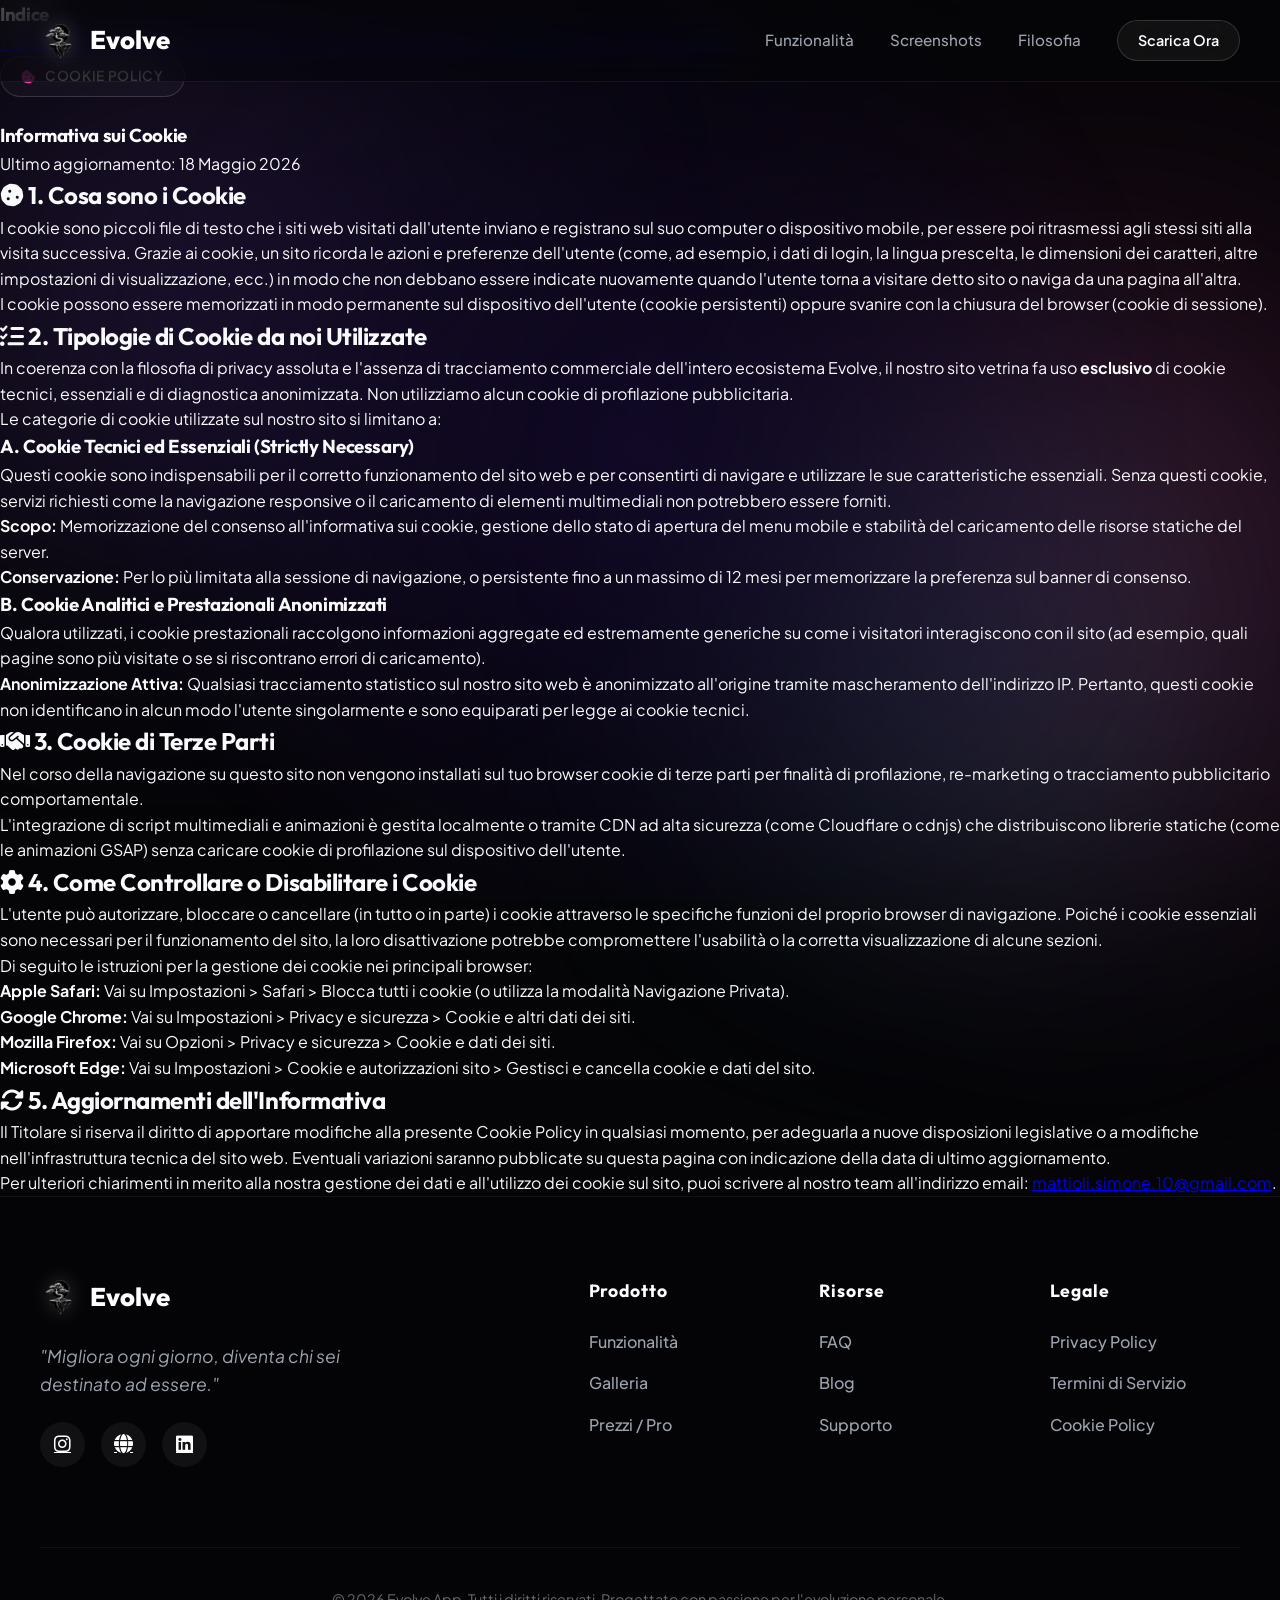
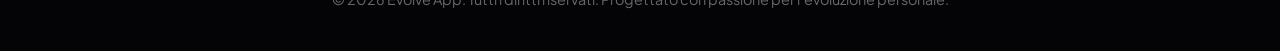
<file: cookie.html>
<!DOCTYPE html>
<html lang="it">
<head>
    <meta charset="UTF-8">
    <meta name="viewport" content="width=device-width, initial-scale=1.0">
    <title>Cookie Policy - Evolve App</title>
    
    <!-- Meta Tags SEO -->
    <meta name="description" content="Cookie Policy di Evolve - Trasparenza assoluta sull'utilizzo dei cookie tecnici ed essenziali. Nessun cookie di profilazione pubblicitaria o marketing.">
    <meta name="keywords" content="Evolve cookie, cookie policy website, habit tracker cookies, privacy cookie Evolve">
    <meta name="author" content="Evolve">
    
    <!-- Google Fonts -->
    <link rel="preconnect" href="https://fonts.googleapis.com">
    <link rel="preconnect" href="https://fonts.gstatic.com" crossorigin>
    <link href="https://fonts.googleapis.com/css2?family=Plus+Jakarta+Sans:wght@300;400;500;600;700;800&family=Outfit:wght@500;600;700;800;900&display=swap" rel="stylesheet">
    
    <!-- FontAwesome per icone moderne -->
    <link rel="stylesheet" href="https://cdnjs.cloudflare.com/ajax/libs/font-awesome/6.4.0/css/all.min.css">
    
    <!-- Stili Custom -->
    <link rel="stylesheet" href="style.css">
</head>
<body>

    <!-- Sfondo Animato Ambientale -->
    <div class="ambient-glow" id="ambient-glow"></div>
    <div class="gradient-ball ball-1"></div>
    <div class="gradient-ball ball-2"></div>
    <div class="gradient-ball ball-3"></div>

    <!-- Header / Navigazione Glassmorphism -->
    <header class="navbar">
        <div class="navbar-container">
            <a href="index.html" class="logo" id="nav-logo">
                <img src="logo.png" alt="Evolve Logo" class="logo-img">
                <span class="logo-text">Evolve</span>
            </a>
            
            <nav class="nav-links">
                <a href="index.html#features" class="nav-link">Funzionalità</a>
                <a href="index.html#showcase" class="nav-link">Screenshots</a>
                <a href="index.html#philosophy" class="nav-link">Filosofia</a>
                <a href="index.html#download" class="btn btn-secondary btn-sm">Scarica Ora</a>
            </nav>
            
            <button class="mobile-menu-toggle" id="menu-toggle" aria-label="Apri menu">
                <span class="bar"></span>
                <span class="bar"></span>
                <span class="bar"></span>
            </button>
        </div>
    </header>

    <!-- Menu Mobile Overlay -->
    <div class="mobile-menu" id="mobile-menu">
        <nav class="mobile-nav-links">
            <a href="index.html#features" class="mobile-link">Funzionalità</a>
            <a href="index.html#showcase" class="mobile-link">Screenshots</a>
            <a href="index.html#philosophy" class="mobile-link">Filosofia</a>
            <a href="index.html#download" class="btn btn-primary">Scarica Evolve</a>
        </nav>
    </div>

    <!-- Sezione PRINCIPALE LEGALE -->
    <section class="legal-section">
        <div class="legal-container">
            
            <!-- Sidebar: Indice dei Contenuti Sticky -->
            <aside class="legal-sidebar">
                <div class="legal-toc-card">
                    <h3>Indice</h3>
                    <nav class="toc-links" id="toc-links">
                        <a href="#cosa-sono" class="toc-link active">1. Cosa sono i Cookie</a>
                        <a href="#tipologie" class="toc-link">2. Cookie Utilizzati</a>
                        <a href="#terze-parti" class="toc-link">3. Cookie di Terze Parti</a>
                        <a href="#disabilitare" class="toc-link">4. Come Gestirli</a>
                        <a href="#aggiornamenti" class="toc-link">5. Aggiornamenti</a>
                    </nav>
                </div>
            </aside>
            
            <!-- Contenuto Legale Principale -->
            <article class="legal-content-card">
                <div class="legal-header">
                    <div class="badge">
                        <span class="badge-icon"><i class="fa-solid fa-cookie-bite"></i></span>
                        <span class="badge-text">Cookie Policy</span>
                    </div>
                    <h1 class="legal-title text-gradient">Informativa sui Cookie</h1>
                    <p class="legal-last-updated">Ultimo aggiornamento: 18 Maggio 2026</p>
                </div>
                
                <div class="legal-body">
                    
                    <section id="cosa-sono">
                        <h2><i class="fa-solid fa-cookie"></i> 1. Cosa sono i Cookie</h2>
                        <p>I cookie sono piccoli file di testo che i siti web visitati dall'utente inviano e registrano sul suo computer o dispositivo mobile, per essere poi ritrasmessi agli stessi siti alla visita successiva. Grazie ai cookie, un sito ricorda le azioni e preferenze dell'utente (come, ad esempio, i dati di login, la lingua prescelta, le dimensioni dei caratteri, altre impostazioni di visualizzazione, ecc.) in modo che non debbano essere indicate nuovamente quando l'utente torna a visitare detto sito o naviga da una pagina all'altra.</p>
                        
                        <p>I cookie possono essere memorizzati in modo permanente sul dispositivo dell'utente (cookie persistenti) oppure svanire con la chiusura del browser (cookie di sessione).</p>
                    </section>
                    
                    <section id="tipologie">
                        <h2><i class="fa-solid fa-list-check"></i> 2. Tipologie di Cookie da noi Utilizzate</h2>
                        <p>In coerenza con la filosofia di privacy assoluta e l'assenza di tracciamento commerciale dell'intero ecosistema Evolve, il nostro sito vetrina fa uso <strong>esclusivo</strong> di cookie tecnici, essenziali e di diagnostica anonimizzata. Non utilizziamo alcun cookie di profilazione pubblicitaria.</p>
                        
                        <p>Le categorie di cookie utilizzate sul nostro sito si limitano a:</p>
                        
                        <h3>A. Cookie Tecnici ed Essenziali (Strictly Necessary)</h3>
                        <p>Questi cookie sono indispensabili per il corretto funzionamento del sito web e per consentirti di navigare e utilizzare le sue caratteristiche essenziali. Senza questi cookie, servizi richiesti come la navigazione responsive o il caricamento di elementi multimediali non potrebbero essere forniti.</p>
                        <ul>
                            <li><strong>Scopo:</strong> Memorizzazione del consenso all'informativa sui cookie, gestione dello stato di apertura del menu mobile e stabilità del caricamento delle risorse statiche del server.</li>
                            <li><strong>Conservazione:</strong> Per lo più limitata alla sessione di navigazione, o persistente fino a un massimo di 12 mesi per memorizzare la preferenza sul banner di consenso.</li>
                        </ul>
                        
                        <h3>B. Cookie Analitici e Prestazionali Anonimizzati</h3>
                        <p>Qualora utilizzati, i cookie prestazionali raccolgono informazioni aggregate ed estremamente generiche su come i visitatori interagiscono con il sito (ad esempio, quali pagine sono più visitate o se si riscontrano errori di caricamento).</p>
                        <ul>
                            <li><strong>Anonimizzazione Attiva:</strong> Qualsiasi tracciamento statistico sul nostro sito web è anonimizzato all'origine tramite mascheramento dell'indirizzo IP. Pertanto, questi cookie non identificano in alcun modo l'utente singolarmente e sono equiparati per legge ai cookie tecnici.</li>
                        </ul>
                    </section>
                    
                    <section id="terze-parti">
                        <h2><i class="fa-solid fa-handshake"></i> 3. Cookie di Terze Parti</h2>
                        <p>Nel corso della navigazione su questo sito non vengono installati sul tuo browser cookie di terze parti per finalità di profilazione, re-marketing o tracciamento pubblicitario comportamentale.</p>
                        
                        <p>L'integrazione di script multimediali e animazioni è gestita localmente o tramite CDN ad alta sicurezza (come Cloudflare o cdnjs) che distribuiscono librerie statiche (come le animazioni GSAP) senza caricare cookie di profilazione sul dispositivo dell'utente.</p>
                    </section>
                    
                    <section id="disabilitare">
                        <h2><i class="fa-solid fa-gear"></i> 4. Come Controllare o Disabilitare i Cookie</h2>
                        <p>L'utente può autorizzare, bloccare o cancellare (in tutto o in parte) i cookie attraverso le specifiche funzioni del proprio browser di navigazione. Poiché i cookie essenziali sono necessari per il funzionamento del sito, la loro disattivazione potrebbe compromettere l'usabilità o la corretta visualizzazione di alcune sezioni.</p>
                        
                        <p>Di seguito le istruzioni per la gestione dei cookie nei principali browser:</p>
                        <ul>
                            <li><strong>Apple Safari:</strong> Vai su Impostazioni > Safari > Blocca tutti i cookie (o utilizza la modalità Navigazione Privata).</li>
                            <li><strong>Google Chrome:</strong> Vai su Impostazioni > Privacy e sicurezza > Cookie e altri dati dei siti.</li>
                            <li><strong>Mozilla Firefox:</strong> Vai su Opzioni > Privacy e sicurezza > Cookie e dati dei siti.</li>
                            <li><strong>Microsoft Edge:</strong> Vai su Impostazioni > Cookie e autorizzazioni sito > Gestisci e cancella cookie e dati del sito.</li>
                        </ul>
                    </section>
                    
                    <section id="aggiornamenti">
                        <h2><i class="fa-solid fa-rotate"></i> 5. Aggiornamenti dell'Informativa</h2>
                        <p>Il Titolare si riserva il diritto di apportare modifiche alla presente Cookie Policy in qualsiasi momento, per adeguarla a nuove disposizioni legislative o a modifiche nell'infrastruttura tecnica del sito web. Eventuali variazioni saranno pubblicate su questa pagina con indicazione della data di ultimo aggiornamento.</p>
                        
                        <p>Per ulteriori chiarimenti in merito alla nostra gestione dei dati e all'utilizzo dei cookie sul sito, puoi scrivere al nostro team all'indirizzo email: <a href="mailto:mattioli.simone.10@gmail.com">mattioli.simone.10@gmail.com</a>.</p>
                    </section>
                    
                </div>
            </article>
            
        </div>
    </section>

    <!-- Footer -->
    <footer class="main-footer">
        <div class="footer-container">
            <div class="footer-brand">
                <a href="index.html" class="logo">
                    <img src="logo.png" alt="Evolve Logo" class="logo-img">
                    <span class="logo-text">Evolve</span>
                </a>
                <p class="footer-motto">"Migliora ogni giorno, diventa chi sei destinato ad essere."</p>
                <div class="footer-socials">
                    <a href="https://www.instagram.com/simo___one/" target="_blank" rel="noopener" aria-label="Instagram" class="social-link"><i class="fa-brands fa-instagram"></i></a>
                    <a href="https://simo-hue.github.io" target="_blank" rel="noopener" aria-label="Sito Personale" class="social-link"><i class="fa-solid fa-globe"></i></a>
                    <a href="https://www.linkedin.com/in/simonemattioli2003/" target="_blank" rel="noopener" aria-label="LinkedIn" class="social-link"><i class="fa-brands fa-linkedin"></i></a>
                </div>
            </div>
            
            <div class="footer-links-grid">
                <div class="links-col">
                    <h4>Prodotto</h4>
                    <a href="index.html#features">Funzionalità</a>
                    <a href="index.html#showcase">Galleria</a>
                    <a href="index.html#download">Prezzi / Pro</a>
                </div>
                <div class="links-col">
                    <h4>Risorse</h4>
                    <a href="index.html#faq">FAQ</a>
                    <a href="#">Blog</a>
                    <a href="#">Supporto</a>
                </div>
                <div class="links-col">
                    <h4>Legale</h4>
                    <a href="privacy.html">Privacy Policy</a>
                    <a href="terms.html">Termini di Servizio</a>
                    <a href="cookie.html">Cookie Policy</a>
                </div>
            </div>
        </div>
        
        <div class="footer-bottom">
            <p>&copy; 2026 Evolve App. Tutti i diritti riservati. Progettato con passione per l'evoluzione personale.</p>
        </div>
    </footer>

    <!-- Script per Menu Mobile e ScrollSpy Attivo sull'Indice -->
    <script>
        // Menu Mobile Toggle
        const menuToggle = document.getElementById('menu-toggle');
        const mobileMenu = document.getElementById('mobile-menu');
        
        if (menuToggle && mobileMenu) {
            menuToggle.addEventListener('click', () => {
                menuToggle.classList.toggle('active');
                mobileMenu.classList.toggle('open');
            });
        }

        // ScrollSpy per evidenziare la sezione corrente nell'Indice
        const sections = document.querySelectorAll('article.legal-content-card section');
        const tocLinks = document.querySelectorAll('#toc-links .toc-link');

        window.addEventListener('scroll', () => {
            let currentSectionId = '';
            
            sections.forEach(section => {
                const sectionTop = section.offsetTop - 180; // Offset per compensare la navbar fissa
                const sectionHeight = section.clientHeight;
                if (pageYOffset >= sectionTop && pageYOffset < sectionTop + sectionHeight) {
                    currentSectionId = section.getAttribute('id');
                }
            });

            if (currentSectionId) {
                tocLinks.forEach(link => {
                    link.classList.remove('active');
                    if (link.getAttribute('href') === `#${currentSectionId}`) {
                        link.classList.add('active');
                    }
                });
            }
        });
    </script>
</body>
</html>
</file>
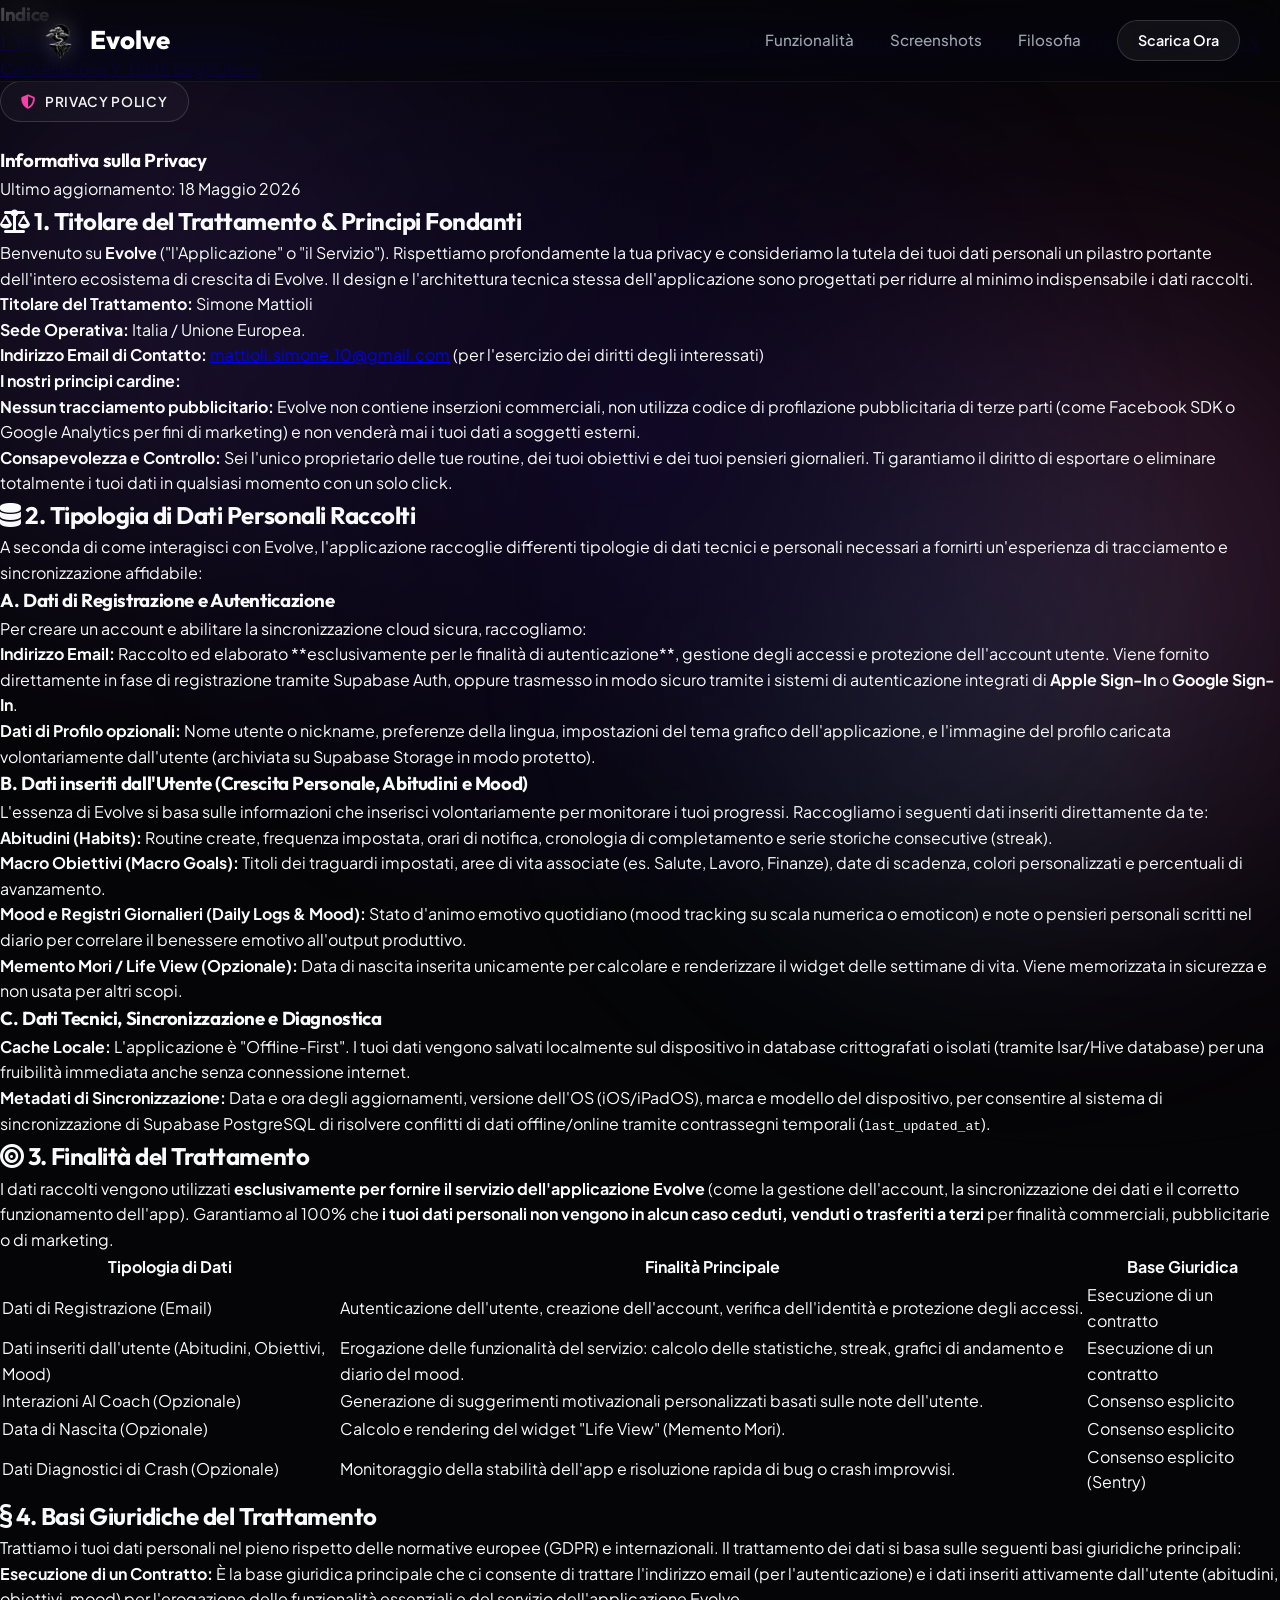
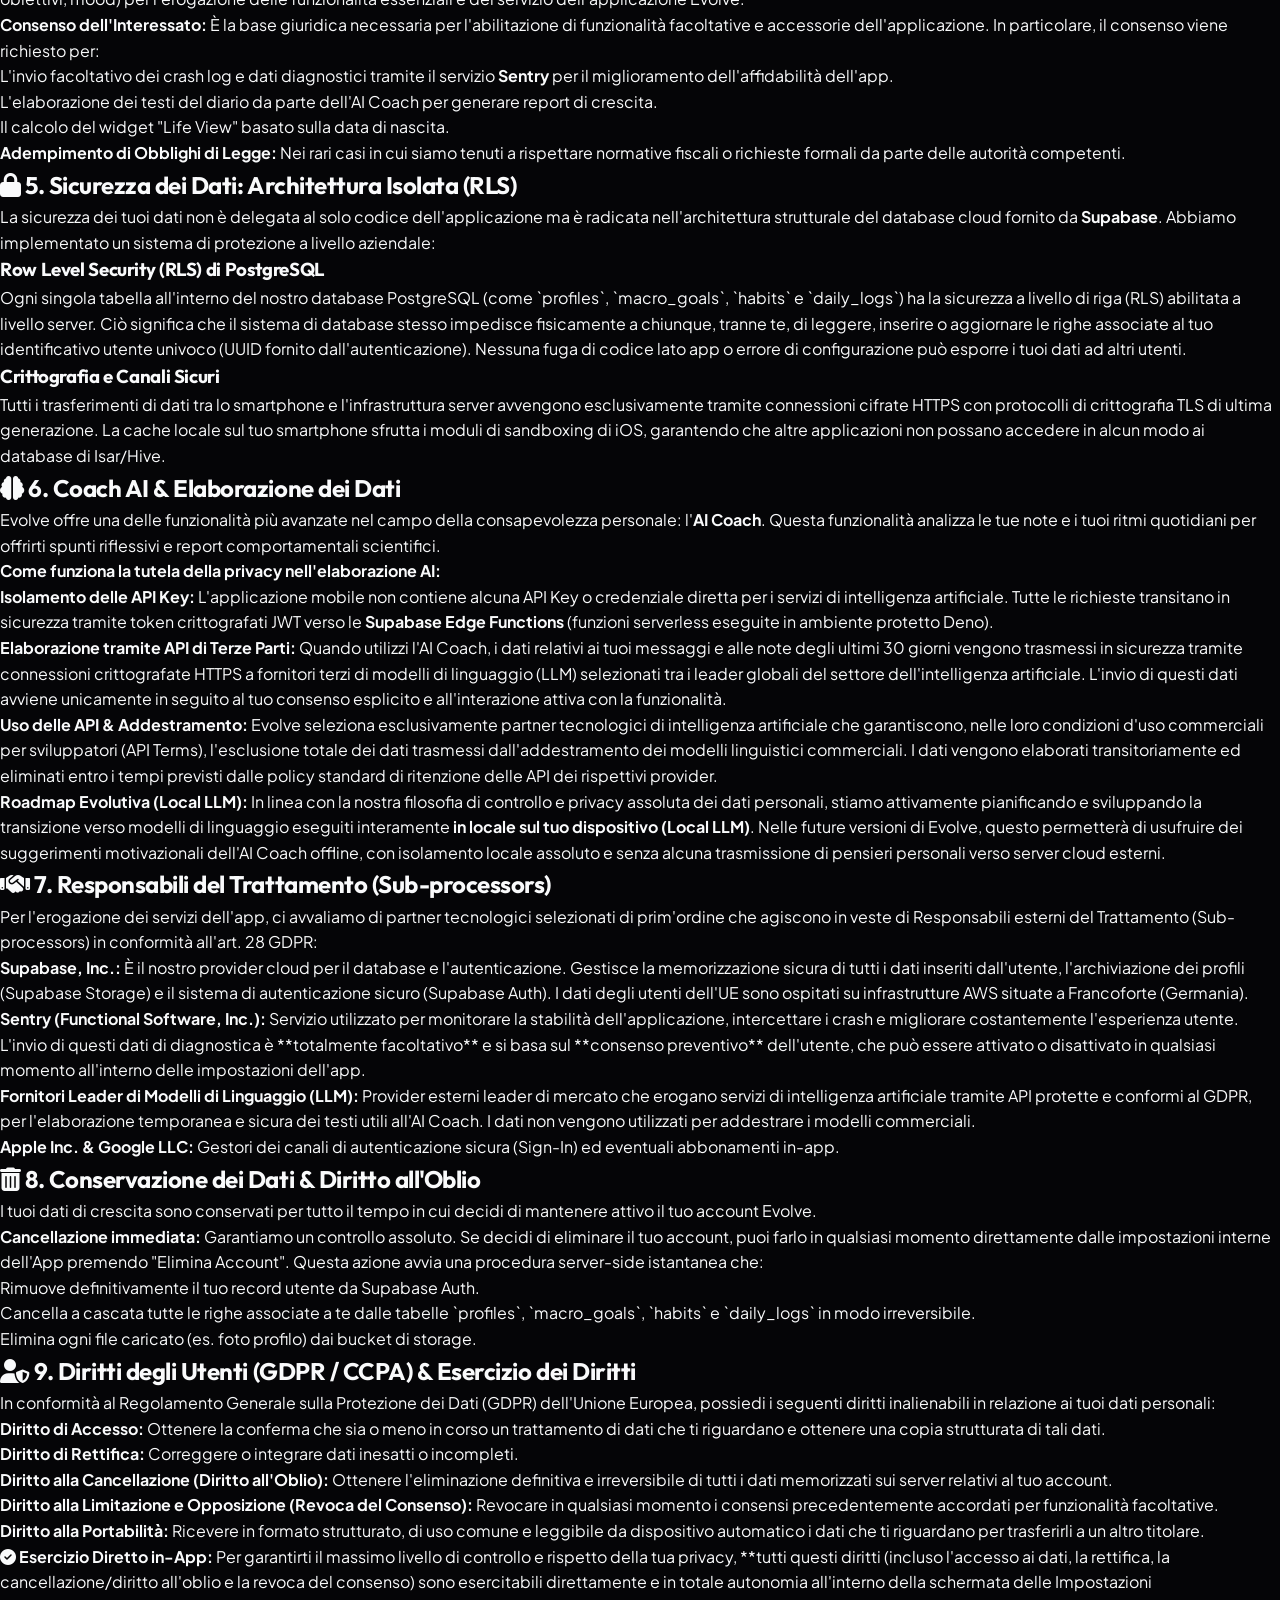
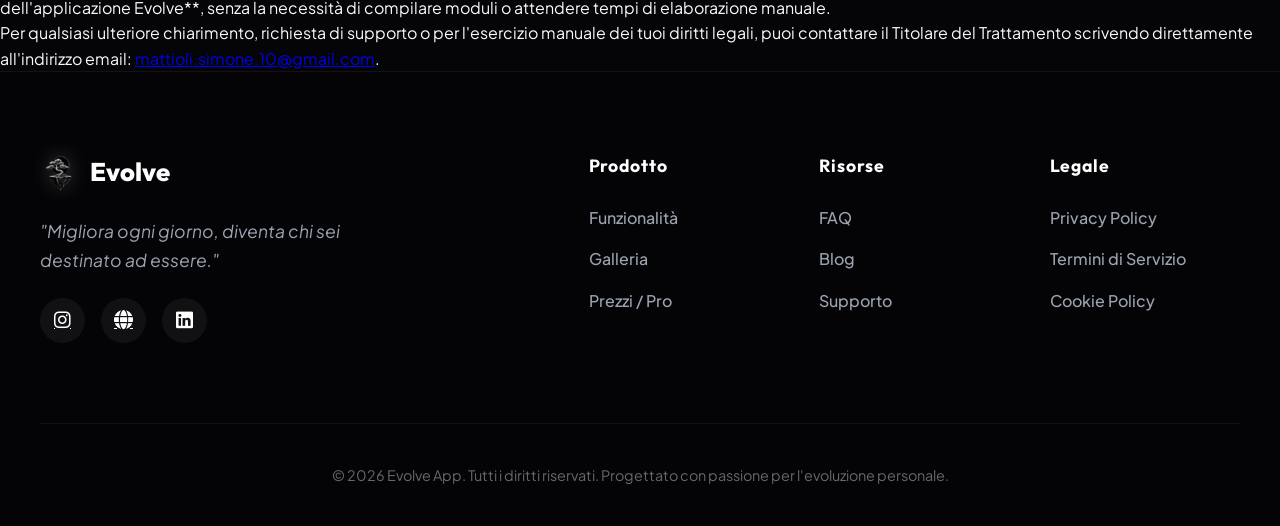
<file: privacy.html>
<!DOCTYPE html>
<html lang="it">
<head>
    <meta charset="UTF-8">
    <meta name="viewport" content="width=device-width, initial-scale=1.0">
    <title>Privacy Policy - Evolve App</title>
    
    <!-- Meta Tags SEO -->
    <meta name="description" content="Privacy Policy di Evolve - Trasparenza assoluta sulla protezione dei dati, sicurezza del cloud Supabase, e conformità per la tua crescita personale.">
    <meta name="keywords" content="Evolve privacy, privacy policy, habit tracker privacy, sicurezza dati Supabase">
    <meta name="author" content="Evolve">
    
    <!-- Google Fonts -->
    <link rel="preconnect" href="https://fonts.googleapis.com">
    <link rel="preconnect" href="https://fonts.gstatic.com" crossorigin>
    <link href="https://fonts.googleapis.com/css2?family=Plus+Jakarta+Sans:wght@300;400;500;600;700;800&family=Outfit:wght@500;600;700;800;900&display=swap" rel="stylesheet">
    
    <!-- FontAwesome per icone moderne -->
    <link rel="stylesheet" href="https://cdnjs.cloudflare.com/ajax/libs/font-awesome/6.4.0/css/all.min.css">
    
    <!-- Stili Custom -->
    <link rel="stylesheet" href="style.css">
</head>
<body>

    <!-- Sfondo Animato Ambientale -->
    <div class="ambient-glow" id="ambient-glow"></div>
    <div class="gradient-ball ball-1"></div>
    <div class="gradient-ball ball-2"></div>
    <div class="gradient-ball ball-3"></div>

    <!-- Header / Navigazione Glassmorphism -->
    <header class="navbar">
        <div class="navbar-container">
            <a href="index.html" class="logo" id="nav-logo">
                <img src="logo.png" alt="Evolve Logo" class="logo-img">
                <span class="logo-text">Evolve</span>
            </a>
            
            <nav class="nav-links">
                <a href="index.html#features" class="nav-link">Funzionalità</a>
                <a href="index.html#showcase" class="nav-link">Screenshots</a>
                <a href="index.html#philosophy" class="nav-link">Filosofia</a>
                <a href="index.html#download" class="btn btn-secondary btn-sm">Scarica Ora</a>
            </nav>
            
            <button class="mobile-menu-toggle" id="menu-toggle" aria-label="Apri menu">
                <span class="bar"></span>
                <span class="bar"></span>
                <span class="bar"></span>
            </button>
        </div>
    </header>

    <!-- Menu Mobile Overlay -->
    <div class="mobile-menu" id="mobile-menu">
        <nav class="mobile-nav-links">
            <a href="index.html#features" class="mobile-link">Funzionalità</a>
            <a href="index.html#showcase" class="mobile-link">Screenshots</a>
            <a href="index.html#philosophy" class="mobile-link">Filosofia</a>
            <a href="index.html#download" class="btn btn-primary">Scarica Evolve</a>
        </nav>
    </div>

    <!-- Sezione PRINCIPALE LEGALE -->
    <section class="legal-section">
        <div class="legal-container">
            
            <!-- Sidebar: Indice dei Contenuti Sticky -->
            <aside class="legal-sidebar">
                <div class="legal-toc-card">
                    <h3>Indice</h3>
                    <nav class="toc-links" id="toc-links">
                        <a href="#titolare" class="toc-link active">1. Titolare & Principi</a>
                        <a href="#dati-raccolti" class="toc-link">2. Dati Raccolti</a>
                        <a href="#finalita" class="toc-link">3. Finalità del Trattamento</a>
                        <a href="#basi-giuridiche" class="toc-link">4. Basi Giuridiche</a>
                        <a href="#sicurezza" class="toc-link">5. Sicurezza dei Dati</a>
                        <a href="#ai-processing" class="toc-link">6. Coach AI & Edge Cloud</a>
                        <a href="#terze-parti" class="toc-link">7. Servizi di Terze Parti</a>
                        <a href="#conservazione" class="toc-link">8. Conservazione & Cancellazione</a>
                        <a href="#diritti" class="toc-link">9. Diritti degli Utenti</a>
                    </nav>
                </div>
            </aside>
            
            <!-- Contenuto Legale Principale -->
            <article class="legal-content-card">
                <div class="legal-header">
                    <div class="badge">
                        <span class="badge-icon"><i class="fa-solid fa-shield-halved"></i></span>
                        <span class="badge-text">Privacy Policy</span>
                    </div>
                    <h1 class="legal-title text-gradient">Informativa sulla Privacy</h1>
                    <p class="legal-last-updated">Ultimo aggiornamento: 18 Maggio 2026</p>
                </div>
                
                <div class="legal-body">
                    
                    <section id="titolare">
                        <h2><i class="fa-solid fa-scale-balanced"></i> 1. Titolare del Trattamento & Principi Fondanti</h2>
                        <p>Benvenuto su <strong>Evolve</strong> ("l'Applicazione" o "il Servizio"). Rispettiamo profondamente la tua privacy e consideriamo la tutela dei tuoi dati personali un pilastro portante dell'intero ecosistema di crescita di Evolve. Il design e l'architettura tecnica stessa dell'applicazione sono progettati per ridurre al minimo indispensabile i dati raccolti.</p>
                        
                        <div class="info-box">
                            <p><strong>Titolare del Trattamento:</strong> Simone Mattioli<br>
                            <strong>Sede Operativa:</strong> Italia / Unione Europea.<br>
                            <strong>Indirizzo Email di Contatto:</strong> <a href="mailto:mattioli.simone.10@gmail.com" class="legal-link">mattioli.simone.10@gmail.com</a> (per l'esercizio dei diritti degli interessati)</p>
                        </div>
                        
                        <p><strong>I nostri principi cardine:</strong></p>
                        <ul>
                            <li><strong>Nessun tracciamento pubblicitario:</strong> Evolve non contiene inserzioni commerciali, non utilizza codice di profilazione pubblicitaria di terze parti (come Facebook SDK o Google Analytics per fini di marketing) e non venderà mai i tuoi dati a soggetti esterni.</li>
                            <li><strong>Consapevolezza e Controllo:</strong> Sei l'unico proprietario delle tue routine, dei tuoi obiettivi e dei tuoi pensieri giornalieri. Ti garantiamo il diritto di esportare o eliminare totalmente i tuoi dati in qualsiasi momento con un solo click.</li>
                        </ul>
                    </section>
                    
                    <section id="dati-raccolti">
                        <h2><i class="fa-solid fa-database"></i> 2. Tipologia di Dati Personali Raccolti</h2>
                        <p>A seconda di come interagisci con Evolve, l'applicazione raccoglie differenti tipologie di dati tecnici e personali necessari a fornirti un'esperienza di tracciamento e sincronizzazione affidabile:</p>
                        
                        <h3>A. Dati di Registrazione e Autenticazione</h3>
                        <p>Per creare un account e abilitare la sincronizzazione cloud sicura, raccogliamo:</p>
                        <ul>
                            <li><strong>Indirizzo Email:</strong> Raccolto ed elaborato **esclusivamente per le finalità di autenticazione**, gestione degli accessi e protezione dell'account utente. Viene fornito direttamente in fase di registrazione tramite Supabase Auth, oppure trasmesso in modo sicuro tramite i sistemi di autenticazione integrati di <strong>Apple Sign-In</strong> o <strong>Google Sign-In</strong>.</li>
                            <li><strong>Dati di Profilo opzionali:</strong> Nome utente o nickname, preferenze della lingua, impostazioni del tema grafico dell'applicazione, e l'immagine del profilo caricata volontariamente dall'utente (archiviata su Supabase Storage in modo protetto).</li>
                        </ul>
                        
                        <h3>B. Dati inseriti dall'Utente (Crescita Personale, Abitudini e Mood)</h3>
                        <p>L'essenza di Evolve si basa sulle informazioni che inserisci volontariamente per monitorare i tuoi progressi. Raccogliamo i seguenti dati inseriti direttamente da te:</p>
                        <ul>
                            <li><strong>Abitudini (Habits):</strong> Routine create, frequenza impostata, orari di notifica, cronologia di completamento e serie storiche consecutive (streak).</li>
                            <li><strong>Macro Obiettivi (Macro Goals):</strong> Titoli dei traguardi impostati, aree di vita associate (es. Salute, Lavoro, Finanze), date di scadenza, colori personalizzati e percentuali di avanzamento.</li>
                            <li><strong>Mood e Registri Giornalieri (Daily Logs & Mood):</strong> Stato d'animo emotivo quotidiano (mood tracking su scala numerica o emoticon) e note o pensieri personali scritti nel diario per correlare il benessere emotivo all'output produttivo.</li>
                            <li><strong>Memento Mori / Life View (Opzionale):</strong> Data di nascita inserita unicamente per calcolare e renderizzare il widget delle settimane di vita. Viene memorizzata in sicurezza e non usata per altri scopi.</li>
                        </ul>
                        
                        <h3>C. Dati Tecnici, Sincronizzazione e Diagnostica</h3>
                        <ul>
                            <li><strong>Cache Locale:</strong> L'applicazione è "Offline-First". I tuoi dati vengono salvati localmente sul dispositivo in database crittografati o isolati (tramite Isar/Hive database) per una fruibilità immediata anche senza connessione internet.</li>
                            <li><strong>Metadati di Sincronizzazione:</strong> Data e ora degli aggiornamenti, versione dell'OS (iOS/iPadOS), marca e modello del dispositivo, per consentire al sistema di sincronizzazione di Supabase PostgreSQL di risolvere conflitti di dati offline/online tramite contrassegni temporali (<code>last_updated_at</code>).</li>
                        </ul>
                    </section>
                    
                    <section id="finalita">
                        <h2><i class="fa-solid fa-bullseye"></i> 3. Finalità del Trattamento</h2>
                        <p>I dati raccolti vengono utilizzati <strong>esclusivamente per fornire il servizio dell'applicazione Evolve</strong> (come la gestione dell'account, la sincronizzazione dei dati e il corretto funzionamento dell'app). Garantiamo al 100% che <strong>i tuoi dati personali non vengono in alcun caso ceduti, venduti o trasferiti a terzi</strong> per finalità commerciali, pubblicitarie o di marketing.</p>
                        
                        <table>
                            <thead>
                                <tr>
                                    <th>Tipologia di Dati</th>
                                    <th>Finalità Principale</th>
                                    <th>Base Giuridica</th>
                                </tr>
                            </thead>
                            <tbody>
                                <tr>
                                    <td>Dati di Registrazione (Email)</td>
                                    <td>Autenticazione dell'utente, creazione dell'account, verifica dell'identità e protezione degli accessi.</td>
                                    <td>Esecuzione di un contratto</td>
                                </tr>
                                <tr>
                                    <td>Dati inseriti dall'utente (Abitudini, Obiettivi, Mood)</td>
                                    <td>Erogazione delle funzionalità del servizio: calcolo delle statistiche, streak, grafici di andamento e diario del mood.</td>
                                    <td>Esecuzione di un contratto</td>
                                </tr>
                                <tr>
                                    <td>Interazioni AI Coach (Opzionale)</td>
                                    <td>Generazione di suggerimenti motivazionali personalizzati basati sulle note dell'utente.</td>
                                    <td>Consenso esplicito</td>
                                </tr>
                                <tr>
                                    <td>Data di Nascita (Opzionale)</td>
                                    <td>Calcolo e rendering del widget "Life View" (Memento Mori).</td>
                                    <td>Consenso esplicito</td>
                                </tr>
                                <tr>
                                    <td>Dati Diagnostici di Crash (Opzionale)</td>
                                    <td>Monitoraggio della stabilità dell'app e risoluzione rapida di bug o crash improvvisi.</td>
                                    <td>Consenso esplicito (Sentry)</td>
                                </tr>
                            </tbody>
                        </table>
                    </section>
                    
                    <section id="basi-giuridiche">
                        <h2><i class="fa-solid fa-section"></i> 4. Basi Giuridiche del Trattamento</h2>
                        <p>Trattiamo i tuoi dati personali nel pieno rispetto delle normative europee (GDPR) e internazionali. Il trattamento dei dati si basa sulle seguenti basi giuridiche principali:</p>
                        <ul>
                            <li><strong>Esecuzione di un Contratto:</strong> È la base giuridica principale che ci consente di trattare l'indirizzo email (per l'autenticazione) e i dati inseriti attivamente dall'utente (abitudini, obiettivi, mood) per l'erogazione delle funzionalità essenziali e del servizio dell'applicazione Evolve.</li>
                            <li><strong>Consenso dell'Interessato:</strong> È la base giuridica necessaria per l'abilitazione di funzionalità facoltative e accessorie dell'applicazione. In particolare, il consenso viene richiesto per:
                                <ul>
                                    <li>L'invio facoltativo dei crash log e dati diagnostici tramite il servizio <strong>Sentry</strong> per il miglioramento dell'affidabilità dell'app.</li>
                                    <li>L'elaborazione dei testi del diario da parte dell'AI Coach per generare report di crescita.</li>
                                    <li>Il calcolo del widget "Life View" basato sulla data di nascita.</li>
                                </ul>
                            </li>
                            <li><strong>Adempimento di Obblighi di Legge:</strong> Nei rari casi in cui siamo tenuti a rispettare normative fiscali o richieste formali da parte delle autorità competenti.</li>
                        </ul>
                    </section>
                    
                    <section id="sicurezza">
                        <h2><i class="fa-solid fa-lock"></i> 5. Sicurezza dei Dati: Architettura Isolata (RLS)</h2>
                        <p>La sicurezza dei tuoi dati non è delegata al solo codice dell'applicazione ma è radicata nell'architettura strutturale del database cloud fornito da <strong>Supabase</strong>. Abbiamo implementato un sistema di protezione a livello aziendale:</p>
                        
                        <h3>Row Level Security (RLS) di PostgreSQL</h3>
                        <p>Ogni singola tabella all'interno del nostro database PostgreSQL (come `profiles`, `macro_goals`, `habits` e `daily_logs`) ha la sicurezza a livello di riga (RLS) abilitata a livello server. Ciò significa che il sistema di database stesso impedisce fisicamente a chiunque, tranne te, di leggere, inserire o aggiornare le righe associate al tuo identificativo utente univoco (UUID fornito dall'autenticazione). Nessuna fuga di codice lato app o errore di configurazione può esporre i tuoi dati ad altri utenti.</p>
                        
                        <h3>Crittografia e Canali Sicuri</h3>
                        <p>Tutti i trasferimenti di dati tra lo smartphone e l'infrastruttura server avvengono esclusivamente tramite connessioni cifrate HTTPS con protocolli di crittografia TLS di ultima generazione. La cache locale sul tuo smartphone sfrutta i moduli di sandboxing di iOS, garantendo che altre applicazioni non possano accedere in alcun modo ai database di Isar/Hive.</p>
                    </section>
                    
                    <section id="ai-processing">
                        <h2><i class="fa-solid fa-brain"></i> 6. Coach AI & Elaborazione dei Dati</h2>
                        <p>Evolve offre una delle funzionalità più avanzate nel campo della consapevolezza personale: l'<strong>AI Coach</strong>. Questa funzionalità analizza le tue note e i tuoi ritmi quotidiani per offrirti spunti riflessivi e report comportamentali scientifici.</p>
                        
                        <p><strong>Come funziona la tutela della privacy nell'elaborazione AI:</strong></p>
                        <ul>
                            <li><strong>Isolamento delle API Key:</strong> L'applicazione mobile non contiene alcuna API Key o credenziale diretta per i servizi di intelligenza artificiale. Tutte le richieste transitano in sicurezza tramite token crittografati JWT verso le <strong>Supabase Edge Functions</strong> (funzioni serverless eseguite in ambiente protetto Deno).</li>
                            <li><strong>Elaborazione tramite API di Terze Parti:</strong> Quando utilizzi l'AI Coach, i dati relativi ai tuoi messaggi e alle note degli ultimi 30 giorni vengono trasmessi in sicurezza tramite connessioni crittografate HTTPS a fornitori terzi di modelli di linguaggio (LLM) selezionati tra i leader globali del settore dell'intelligenza artificiale. L'invio di questi dati avviene unicamente in seguito al tuo consenso esplicito e all'interazione attiva con la funzionalità.</li>
                            <li><strong>Uso delle API & Addestramento:</strong> Evolve seleziona esclusivamente partner tecnologici di intelligenza artificiale che garantiscono, nelle loro condizioni d'uso commerciali per sviluppatori (API Terms), l'esclusione totale dei dati trasmessi dall'addestramento dei modelli linguistici commerciali. I dati vengono elaborati transitoriamente ed eliminati entro i tempi previsti dalle policy standard di ritenzione delle API dei rispettivi provider.</li>
                            <li><strong>Roadmap Evolutiva (Local LLM):</strong> In linea con la nostra filosofia di controllo e privacy assoluta dei dati personali, stiamo attivamente pianificando e sviluppando la transizione verso modelli di linguaggio eseguiti interamente <strong>in locale sul tuo dispositivo (Local LLM)</strong>. Nelle future versioni di Evolve, questo permetterà di usufruire dei suggerimenti motivazionali dell'AI Coach offline, con isolamento locale assoluto e senza alcuna trasmissione di pensieri personali verso server cloud esterni.</li>
                        </ul>
                    </section>
                    
                    <section id="terze-parti">
                        <h2><i class="fa-solid fa-handshake"></i> 7. Responsabili del Trattamento (Sub-processors)</h2>
                        <p>Per l'erogazione dei servizi dell'app, ci avvaliamo di partner tecnologici selezionati di prim'ordine che agiscono in veste di Responsabili esterni del Trattamento (Sub-processors) in conformità all'art. 28 GDPR:</p>
                        
                        <ul>
                            <li><strong>Supabase, Inc.:</strong> È il nostro provider cloud per il database e l'autenticazione. Gestisce la memorizzazione sicura di tutti i dati inseriti dall'utente, l'archiviazione dei profili (Supabase Storage) e il sistema di autenticazione sicuro (Supabase Auth). I dati degli utenti dell'UE sono ospitati su infrastrutture AWS situate a Francoforte (Germania).</li>
                            <li><strong>Sentry (Functional Software, Inc.):</strong> Servizio utilizzato per monitorare la stabilità dell'applicazione, intercettare i crash e migliorare costantemente l'esperienza utente. L'invio di questi dati di diagnostica è **totalmente facoltativo** e si basa sul **consenso preventivo** dell'utente, che può essere attivato o disattivato in qualsiasi momento all'interno delle impostazioni dell'app.</li>
                            <li><strong>Fornitori Leader di Modelli di Linguaggio (LLM):</strong> Provider esterni leader di mercato che erogano servizi di intelligenza artificiale tramite API protette e conformi al GDPR, per l'elaborazione temporanea e sicura dei testi utili all'AI Coach. I dati non vengono utilizzati per addestrare i modelli commerciali.</li>
                            <li><strong>Apple Inc. & Google LLC:</strong> Gestori dei canali di autenticazione sicura (Sign-In) ed eventuali abbonamenti in-app.</li>
                        </ul>
                    </section>
                    
                    <section id="conservazione">
                        <h2><i class="fa-solid fa-trash-can"></i> 8. Conservazione dei Dati & Diritto all'Oblio</h2>
                        <p>I tuoi dati di crescita sono conservati per tutto il tempo in cui decidi di mantenere attivo il tuo account Evolve.</p>
                        
                        <p><strong>Cancellazione immediata:</strong> Garantiamo un controllo assoluto. Se decidi di eliminare il tuo account, puoi farlo in qualsiasi momento direttamente dalle impostazioni interne dell'App premendo "Elimina Account". Questa azione avvia una procedura server-side istantanea che:</p>
                        <ul>
                            <li>Rimuove definitivamente il tuo record utente da Supabase Auth.</li>
                            <li>Cancella a cascata tutte le righe associate a te dalle tabelle `profiles`, `macro_goals`, `habits` e `daily_logs` in modo irreversibile.</li>
                            <li>Elimina ogni file caricato (es. foto profilo) dai bucket di storage.</li>
                        </ul>
                    </section>
                    
                    <section id="diritti">
                        <h2><i class="fa-solid fa-user-shield"></i> 9. Diritti degli Utenti (GDPR / CCPA) & Esercizio dei Diritti</h2>
                        <p>In conformità al Regolamento Generale sulla Protezione dei Dati (GDPR) dell'Unione Europea, possiedi i seguenti diritti inalienabili in relazione ai tuoi dati personali:</p>
                        
                        <ul>
                            <li><strong>Diritto di Accesso:</strong> Ottenere la conferma che sia o meno in corso un trattamento di dati che ti riguardano e ottenere una copia strutturata di tali dati.</li>
                            <li><strong>Diritto di Rettifica:</strong> Correggere o integrare dati inesatti o incompleti.</li>
                            <li><strong>Diritto alla Cancellazione (Diritto all'Oblio):</strong> Ottenere l'eliminazione definitiva e irreversibile di tutti i dati memorizzati sui server relativi al tuo account.</li>
                            <li><strong>Diritto alla Limitazione e Opposizione (Revoca del Consenso):</strong> Revocare in qualsiasi momento i consensi precedentemente accordati per funzionalità facoltative.</li>
                            <li><strong>Diritto alla Portabilità:</strong> Ricevere in formato strutturato, di uso comune e leggibile da dispositivo automatico i dati che ti riguardano per trasferirli a un altro titolare.</li>
                        </ul>
                        
                        <div class="info-box accent-box">
                            <p><i class="fa-solid fa-circle-check"></i> <strong>Esercizio Diretto in-App:</strong> Per garantirti il massimo livello di controllo e rispetto della tua privacy, **tutti questi diritti (incluso l'accesso ai dati, la rettifica, la cancellazione/diritto all'oblio e la revoca del consenso) sono esercitabili direttamente e in totale autonomia all'interno della schermata delle Impostazioni dell'applicazione Evolve**, senza la necessità di compilare moduli o attendere tempi di elaborazione manuale.</p>
                        </div>
                        
                        <p>Per qualsiasi ulteriore chiarimento, richiesta di supporto o per l'esercizio manuale dei tuoi diritti legali, puoi contattare il Titolare del Trattamento scrivendo direttamente all'indirizzo email: <a href="mailto:mattioli.simone.10@gmail.com">mattioli.simone.10@gmail.com</a>.</p>
                    </section>
                    
                </div>
            </article>
            
        </div>
    </section>

    <!-- Footer -->
    <footer class="main-footer">
        <div class="footer-container">
            <div class="footer-brand">
                <a href="index.html" class="logo">
                    <img src="logo.png" alt="Evolve Logo" class="logo-img">
                    <span class="logo-text">Evolve</span>
                </a>
                <p class="footer-motto">"Migliora ogni giorno, diventa chi sei destinato ad essere."</p>
                <div class="footer-socials">
                    <a href="https://www.instagram.com/simo___one/" target="_blank" rel="noopener" aria-label="Instagram" class="social-link"><i class="fa-brands fa-instagram"></i></a>
                    <a href="https://simo-hue.github.io" target="_blank" rel="noopener" aria-label="Sito Personale" class="social-link"><i class="fa-solid fa-globe"></i></a>
                    <a href="https://www.linkedin.com/in/simonemattioli2003/" target="_blank" rel="noopener" aria-label="LinkedIn" class="social-link"><i class="fa-brands fa-linkedin"></i></a>
                </div>
            </div>
            
            <div class="footer-links-grid">
                <div class="links-col">
                    <h4>Prodotto</h4>
                    <a href="index.html#features">Funzionalità</a>
                    <a href="index.html#showcase">Galleria</a>
                    <a href="index.html#download">Prezzi / Pro</a>
                </div>
                <div class="links-col">
                    <h4>Risorse</h4>
                    <a href="index.html#faq">FAQ</a>
                    <a href="#">Blog</a>
                    <a href="#">Supporto</a>
                </div>
                <div class="links-col">
                    <h4>Legale</h4>
                    <a href="privacy.html">Privacy Policy</a>
                    <a href="terms.html">Termini di Servizio</a>
                    <a href="cookie.html">Cookie Policy</a>
                </div>
            </div>
        </div>
        
        <div class="footer-bottom">
            <p>&copy; 2026 Evolve App. Tutti i diritti riservati. Progettato con passione per l'evoluzione personale.</p>
        </div>
    </footer>

    <!-- Script per Menu Mobile e ScrollSpy Attivo sull'Indice -->
    <script>
        // Menu Mobile Toggle
        const menuToggle = document.getElementById('menu-toggle');
        const mobileMenu = document.getElementById('mobile-menu');
        
        if (menuToggle && mobileMenu) {
            menuToggle.addEventListener('click', () => {
                menuToggle.classList.toggle('active');
                mobileMenu.classList.toggle('open');
            });
        }

        // ScrollSpy per evidenziare la sezione corrente nell'Indice
        const sections = document.querySelectorAll('article.legal-content-card section');
        const tocLinks = document.querySelectorAll('#toc-links .toc-link');

        window.addEventListener('scroll', () => {
            let currentSectionId = '';
            
            sections.forEach(section => {
                const sectionTop = section.offsetTop - 180; // Offset per compensare la navbar fissa
                const sectionHeight = section.clientHeight;
                if (pageYOffset >= sectionTop && pageYOffset < sectionTop + sectionHeight) {
                    currentSectionId = section.getAttribute('id');
                }
            });

            if (currentSectionId) {
                tocLinks.forEach(link => {
                    link.classList.remove('active');
                    if (link.getAttribute('href') === `#${currentSectionId}`) {
                        link.classList.add('active');
                    }
                });
            }
        });
    </script>
</body>
</html>
</file>
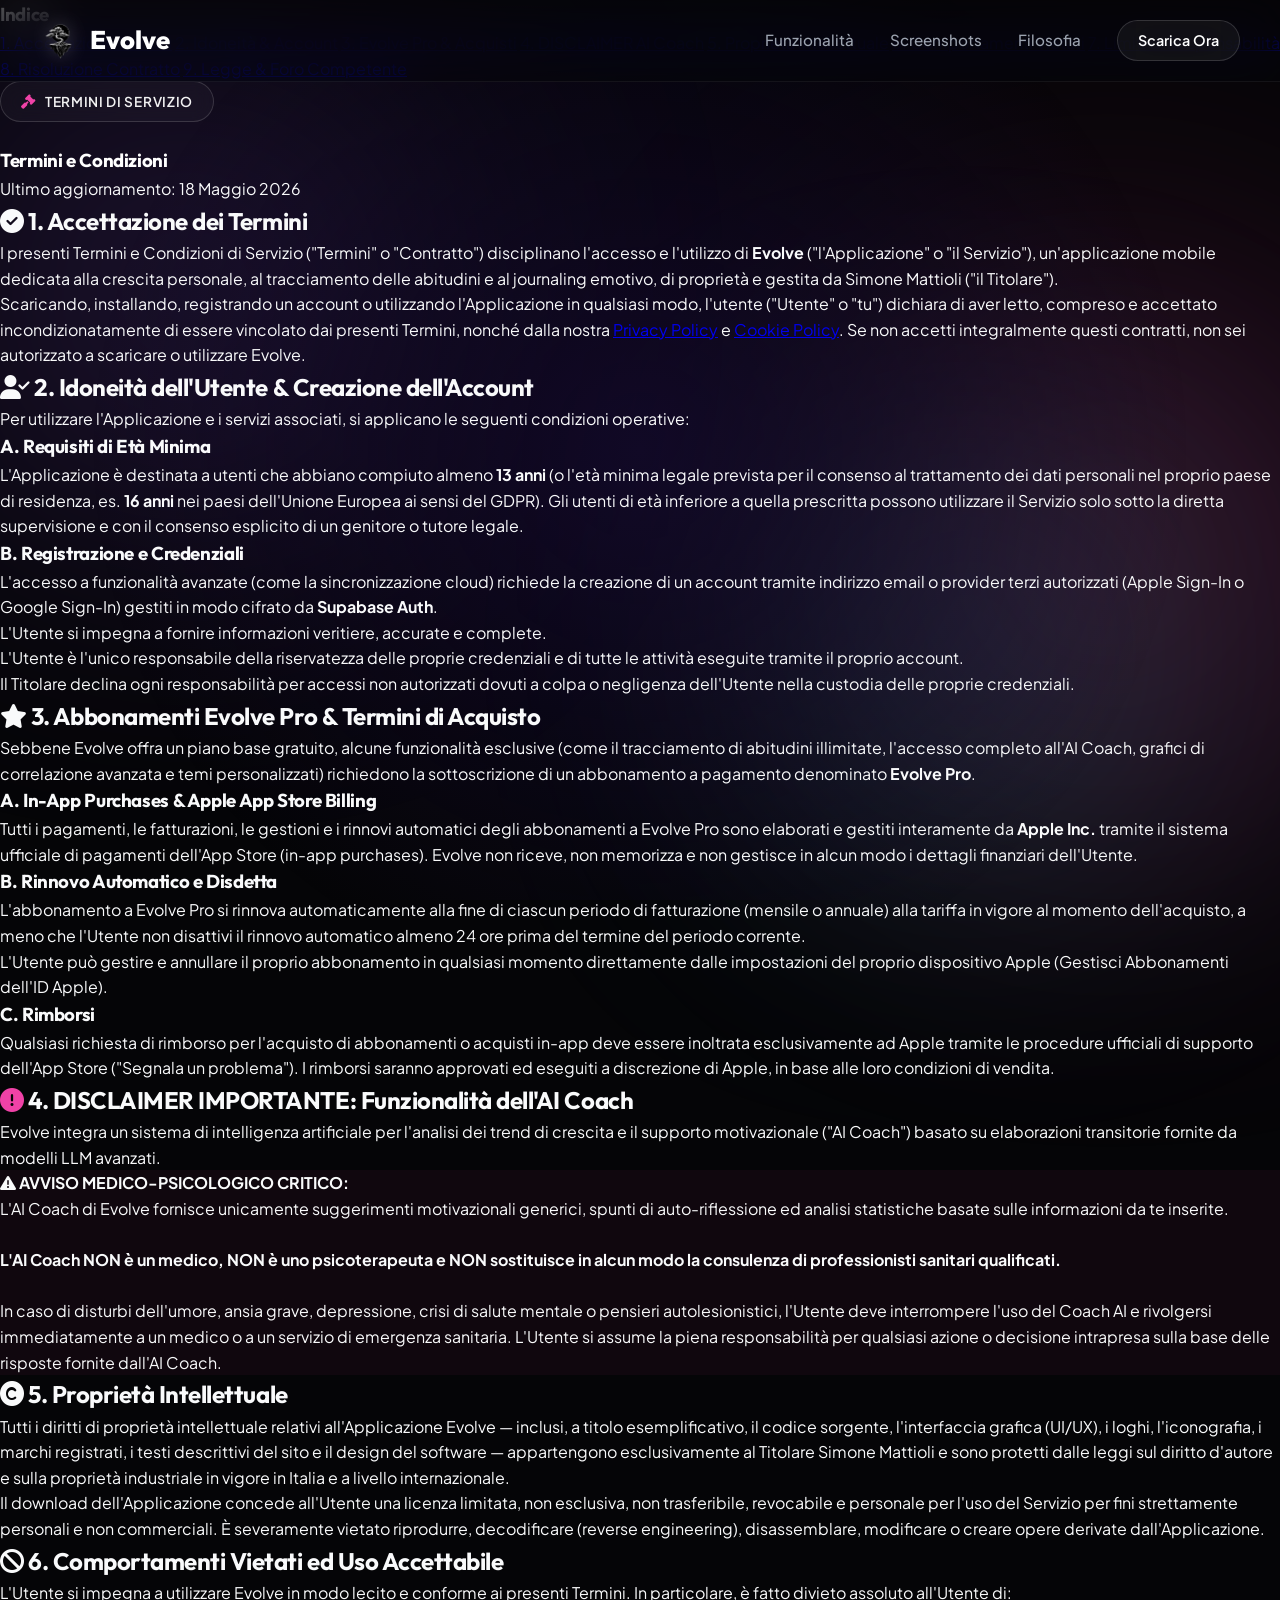
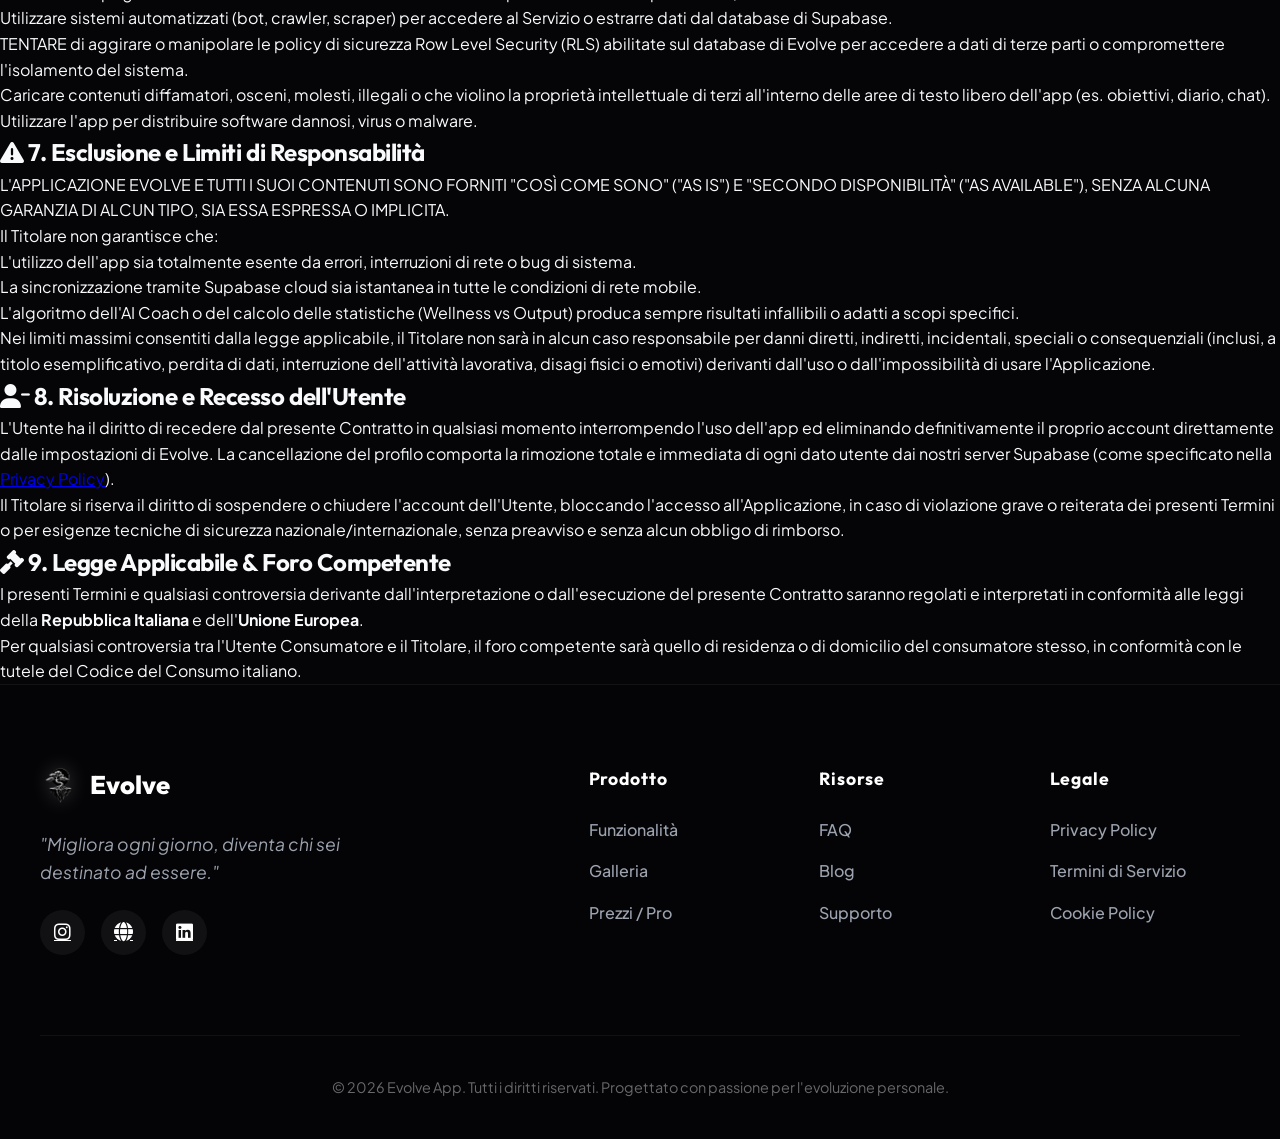
<file: terms.html>
<!DOCTYPE html>
<html lang="it">
<head>
    <meta charset="UTF-8">
    <meta name="viewport" content="width=device-width, initial-scale=1.0">
    <title>Termini di Servizio - Evolve App</title>
    
    <!-- Meta Tags SEO -->
    <meta name="description" content="Termini di Servizio di Evolve - Regole di utilizzo, policy sugli abbonamenti Evolve Pro, disclaimer medico-psicologico sull'AI Coach ed esclusioni di responsabilità.">
    <meta name="keywords" content="Evolve termini, termini di servizio, terms of service habit tracker, abbonamenti Evolve Pro">
    <meta name="author" content="Evolve">
    
    <!-- Google Fonts -->
    <link rel="preconnect" href="https://fonts.googleapis.com">
    <link rel="preconnect" href="https://fonts.gstatic.com" crossorigin>
    <link href="https://fonts.googleapis.com/css2?family=Plus+Jakarta+Sans:wght@300;400;500;600;700;800&family=Outfit:wght@500;600;700;800;900&display=swap" rel="stylesheet">
    
    <!-- FontAwesome per icone moderne -->
    <link rel="stylesheet" href="https://cdnjs.cloudflare.com/ajax/libs/font-awesome/6.4.0/css/all.min.css">
    
    <!-- Stili Custom -->
    <link rel="stylesheet" href="style.css">
</head>
<body>

    <!-- Sfondo Animato Ambientale -->
    <div class="ambient-glow" id="ambient-glow"></div>
    <div class="gradient-ball ball-1"></div>
    <div class="gradient-ball ball-2"></div>
    <div class="gradient-ball ball-3"></div>

    <!-- Header / Navigazione Glassmorphism -->
    <header class="navbar">
        <div class="navbar-container">
            <a href="index.html" class="logo" id="nav-logo">
                <img src="logo.png" alt="Evolve Logo" class="logo-img">
                <span class="logo-text">Evolve</span>
            </a>
            
            <nav class="nav-links">
                <a href="index.html#features" class="nav-link">Funzionalità</a>
                <a href="index.html#showcase" class="nav-link">Screenshots</a>
                <a href="index.html#philosophy" class="nav-link">Filosofia</a>
                <a href="index.html#download" class="btn btn-secondary btn-sm">Scarica Ora</a>
            </nav>
            
            <button class="mobile-menu-toggle" id="menu-toggle" aria-label="Apri menu">
                <span class="bar"></span>
                <span class="bar"></span>
                <span class="bar"></span>
            </button>
        </div>
    </header>

    <!-- Menu Mobile Overlay -->
    <div class="mobile-menu" id="mobile-menu">
        <nav class="mobile-nav-links">
            <a href="index.html#features" class="mobile-link">Funzionalità</a>
            <a href="index.html#showcase" class="mobile-link">Screenshots</a>
            <a href="index.html#philosophy" class="mobile-link">Filosofia</a>
            <a href="index.html#download" class="btn btn-primary">Scarica Evolve</a>
        </nav>
    </div>

    <!-- Sezione PRINCIPALE LEGALE -->
    <section class="legal-section">
        <div class="legal-container">
            
            <!-- Sidebar: Indice dei Contenuti Sticky -->
            <aside class="legal-sidebar">
                <div class="legal-toc-card">
                    <h3>Indice</h3>
                    <nav class="toc-links" id="toc-links">
                        <a href="#accettazione" class="toc-link active">1. Accettazione Termini</a>
                        <a href="#idoneita" class="toc-link">2. Idoneità & Account</a>
                        <a href="#sottoscrizioni" class="toc-link">3. Evolve Pro & Acquisti</a>
                        <a href="#disclaimer-ai" class="toc-link">4. DISCLAIMER AI Coach</a>
                        <a href="#intellettuale" class="toc-link">5. Proprietà Intellettuale</a>
                        <a href="#vietato" class="toc-link">6. Comportamenti Vietati</a>
                        <a href="#responsabilita" class="toc-link">7. Limiti di Responsabilità</a>
                        <a href="#risoluzione" class="toc-link">8. Risoluzione Contratto</a>
                        <a href="#legge" class="toc-link">9. Legge & Foro Competente</a>
                    </nav>
                </div>
            </aside>
            
            <!-- Contenuto Legale Principale -->
            <article class="legal-content-card">
                <div class="legal-header">
                    <div class="badge">
                        <span class="badge-icon"><i class="fa-solid fa-gavel"></i></span>
                        <span class="badge-text">Termini di Servizio</span>
                    </div>
                    <h1 class="legal-title text-gradient">Termini e Condizioni</h1>
                    <p class="legal-last-updated">Ultimo aggiornamento: 18 Maggio 2026</p>
                </div>
                
                <div class="legal-body">
                    
                    <section id="accettazione">
                        <h2><i class="fa-solid fa-circle-check"></i> 1. Accettazione dei Termini</h2>
                        <p>I presenti Termini e Condizioni di Servizio ("Termini" o "Contratto") disciplinano l'accesso e l'utilizzo di <strong>Evolve</strong> ("l'Applicazione" o "il Servizio"), un'applicazione mobile dedicata alla crescita personale, al tracciamento delle abitudini e al journaling emotivo, di proprietà e gestita da Simone Mattioli ("il Titolare").</p>
                        
                        <p>Scaricando, installando, registrando un account o utilizzando l'Applicazione in qualsiasi modo, l'utente ("Utente" o "tu") dichiara di aver letto, compreso e accettato incondizionatamente di essere vincolato dai presenti Termini, nonché dalla nostra <a href="privacy.html">Privacy Policy</a> e <a href="cookie.html">Cookie Policy</a>. Se non accetti integralmente questi contratti, non sei autorizzato a scaricare o utilizzare Evolve.</p>
                    </section>
                    
                    <section id="idoneita">
                        <h2><i class="fa-solid fa-user-check"></i> 2. Idoneità dell'Utente & Creazione dell'Account</h2>
                        <p>Per utilizzare l'Applicazione e i servizi associati, si applicano le seguenti condizioni operative:</p>
                        
                        <h3>A. Requisiti di Età Minima</h3>
                        <p>L'Applicazione è destinata a utenti che abbiano compiuto almeno <strong>13 anni</strong> (o l'età minima legale prevista per il consenso al trattamento dei dati personali nel proprio paese di residenza, es. <strong>16 anni</strong> nei paesi dell'Unione Europea ai sensi del GDPR). Gli utenti di età inferiore a quella prescritta possono utilizzare il Servizio solo sotto la diretta supervisione e con il consenso esplicito di un genitore o tutore legale.</p>
                        
                        <h3>B. Registrazione e Credenziali</h3>
                        <p>L'accesso a funzionalità avanzate (come la sincronizzazione cloud) richiede la creazione di un account tramite indirizzo email o provider terzi autorizzati (Apple Sign-In o Google Sign-In) gestiti in modo cifrato da <strong>Supabase Auth</strong>.</p>
                        <ul>
                            <li>L'Utente si impegna a fornire informazioni veritiere, accurate e complete.</li>
                            <li>L'Utente è l'unico responsabile della riservatezza delle proprie credenziali e di tutte le attività eseguite tramite il proprio account.</li>
                            <li>Il Titolare declina ogni responsabilità per accessi non autorizzati dovuti a colpa o negligenza dell'Utente nella custodia delle proprie credenziali.</li>
                        </ul>
                    </section>
                    
                    <section id="sottoscrizioni">
                        <h2><i class="fa-solid fa-star"></i> 3. Abbonamenti Evolve Pro & Termini di Acquisto</h2>
                        <p>Sebbene Evolve offra un piano base gratuito, alcune funzionalità esclusive (come il tracciamento di abitudini illimitate, l'accesso completo all'AI Coach, grafici di correlazione avanzata e temi personalizzati) richiedono la sottoscrizione di un abbonamento a pagamento denominato <strong>Evolve Pro</strong>.</p>
                        
                        <h3>A. In-App Purchases & Apple App Store Billing</h3>
                        <p>Tutti i pagamenti, le fatturazioni, le gestioni e i rinnovi automatici degli abbonamenti a Evolve Pro sono elaborati e gestiti interamente da <strong>Apple Inc.</strong> tramite il sistema ufficiale di pagamenti dell'App Store (in-app purchases). Evolve non riceve, non memorizza e non gestisce in alcun modo i dettagli finanziari dell'Utente.</p>
                        
                        <h3>B. Rinnovo Automatico e Disdetta</h3>
                        <ul>
                            <li>L'abbonamento a Evolve Pro si rinnova automaticamente alla fine di ciascun periodo di fatturazione (mensile o annuale) alla tariffa in vigore al momento dell'acquisto, a meno che l'Utente non disattivi il rinnovo automatico almeno 24 ore prima del termine del periodo corrente.</li>
                            <li>L'Utente può gestire e annullare il proprio abbonamento in qualsiasi momento direttamente dalle impostazioni del proprio dispositivo Apple (Gestisci Abbonamenti dell'ID Apple).</li>
                        </ul>
                        
                        <h3>C. Rimborsi</h3>
                        <p>Qualsiasi richiesta di rimborso per l'acquisto di abbonamenti o acquisti in-app deve essere inoltrata esclusivamente ad Apple tramite le procedure ufficiali di supporto dell'App Store ("Segnala un problema"). I rimborsi saranno approvati ed eseguiti a discrezione di Apple, in base alle loro condizioni di vendita.</p>
                    </section>
                    
                    <section id="disclaimer-ai">
                        <h2><i class="fa-solid fa-circle-exclamation text-accent"></i> 4. DISCLAIMER IMPORTANTE: Funzionalità dell'AI Coach</h2>
                        <p>Evolve integra un sistema di intelligenza artificiale per l'analisi dei trend di crescita e il supporto motivazionale ("AI Coach") basato su elaborazioni transitorie fornite da modelli LLM avanzati.</p>
                        
                        <div class="info-box" style="border-left-color: var(--accent); background: rgba(236, 72, 153, 0.05);">
                            <p><strong><i class="fa-solid fa-triangle-exclamation"></i> AVVISO MEDICO-PSICOLOGICO CRITICO:</strong><br>
                            L'AI Coach di Evolve fornisce unicamente suggerimenti motivazionali generici, spunti di auto-riflessione ed analisi statistiche basate sulle informazioni da te inserite. 
                            <br><br>
                            <strong>L'AI Coach NON è un medico, NON è uno psicoterapeuta e NON sostituisce in alcun modo la consulenza di professionisti sanitari qualificati.</strong> 
                            <br><br>
                            In caso di disturbi dell'umore, ansia grave, depressione, crisi di salute mentale o pensieri autolesionistici, l'Utente deve interrompere l'uso del Coach AI e rivolgersi immediatamente a un medico o a un servizio di emergenza sanitaria. L'Utente si assume la piena responsabilità per qualsiasi azione o decisione intrapresa sulla base delle risposte fornite dall'AI Coach.</p>
                        </div>
                    </section>
                    
                    <section id="intellettuale">
                        <h2><i class="fa-solid fa-copyright"></i> 5. Proprietà Intellettuale</h2>
                        <p>Tutti i diritti di proprietà intellettuale relativi all'Applicazione Evolve — inclusi, a titolo esemplificativo, il codice sorgente, l'interfaccia grafica (UI/UX), i loghi, l'iconografia, i marchi registrati, i testi descrittivi del sito e il design del software — appartengono esclusivamente al Titolare Simone Mattioli e sono protetti dalle leggi sul diritto d'autore e sulla proprietà industriale in vigore in Italia e a livello internazionale.</p>
                        
                        <p>Il download dell'Applicazione concede all'Utente una licenza limitata, non esclusiva, non trasferibile, revocabile e personale per l'uso del Servizio per fini strettamente personali e non commerciali. È severamente vietato riprodurre, decodificare (reverse engineering), disassemblare, modificare o creare opere derivate dall'Applicazione.</p>
                    </section>
                    
                    <section id="vietato">
                        <h2><i class="fa-solid fa-ban"></i> 6. Comportamenti Vietati ed Uso Accettabile</h2>
                        <p>L'Utente si impegna a utilizzare Evolve in modo lecito e conforme ai presenti Termini. In particolare, è fatto divieto assoluto all'Utente di:</p>
                        <ul>
                            <li>Utilizzare sistemi automatizzati (bot, crawler, scraper) per accedere al Servizio o estrarre dati dal database di Supabase.</li>
                            <li>TENTARE di aggirare o manipolare le policy di sicurezza Row Level Security (RLS) abilitate sul database di Evolve per accedere a dati di terze parti o compromettere l'isolamento del sistema.</li>
                            <li>Caricare contenuti diffamatori, osceni, molesti, illegali o che violino la proprietà intellettuale di terzi all'interno delle aree di testo libero dell'app (es. obiettivi, diario, chat).</li>
                            <li>Utilizzare l'app per distribuire software dannosi, virus o malware.</li>
                        </ul>
                    </section>
                    
                    <section id="responsabilita">
                        <h2><i class="fa-solid fa-triangle-exclamation"></i> 7. Esclusione e Limiti di Responsabilità</h2>
                        <p>L'APPLICAZIONE EVOLVE E TUTTI I SUOI CONTENUTI SONO FORNITI "COSÌ COME SONO" ("AS IS") E "SECONDO DISPONIBILITÀ" ("AS AVAILABLE"), SENZA ALCUNA GARANZIA DI ALCUN TIPO, SIA ESSA ESPRESSA O IMPLICITA.</p>
                        
                        <p>Il Titolare non garantisce che:</p>
                        <ul>
                            <li>L'utilizzo dell'app sia totalmente esente da errori, interruzioni di rete o bug di sistema.</li>
                            <li>La sincronizzazione tramite Supabase cloud sia istantanea in tutte le condizioni di rete mobile.</li>
                            <li>L'algoritmo dell'AI Coach o del calcolo delle statistiche (Wellness vs Output) produca sempre risultati infallibili o adatti a scopi specifici.</li>
                        </ul>
                        <p>Nei limiti massimi consentiti dalla legge applicabile, il Titolare non sarà in alcun caso responsabile per danni diretti, indiretti, incidentali, speciali o consequenziali (inclusi, a titolo esemplificativo, perdita di dati, interruzione dell'attività lavorativa, disagi fisici o emotivi) derivanti dall'uso o dall'impossibilità di usare l'Applicazione.</p>
                    </section>
                    
                    <section id="risoluzione">
                        <h2><i class="fa-solid fa-user-minus"></i> 8. Risoluzione e Recesso dell'Utente</h2>
                        <p>L'Utente ha il diritto di recedere dal presente Contratto in qualsiasi momento interrompendo l'uso dell'app ed eliminando definitivamente il proprio account direttamente dalle impostazioni di Evolve. La cancellazione del profilo comporta la rimozione totale e immediata di ogni dato utente dai nostri server Supabase (come specificato nella <a href="privacy.html">Privacy Policy</a>).</p>
                        
                        <p>Il Titolare si riserva il diritto di sospendere o chiudere l'account dell'Utente, bloccando l'accesso all'Applicazione, in caso di violazione grave o reiterata dei presenti Termini o per esigenze tecniche di sicurezza nazionale/internazionale, senza preavviso e senza alcun obbligo di rimborso.</p>
                    </section>
                    
                    <section id="legge">
                        <h2><i class="fa-solid fa-gavel"></i> 9. Legge Applicabile & Foro Competente</h2>
                        <p>I presenti Termini e qualsiasi controversia derivante dall'interpretazione o dall'esecuzione del presente Contratto saranno regolati e interpretati in conformità alle leggi della <strong>Repubblica Italiana</strong> e dell'<strong>Unione Europea</strong>.</p>
                        
                        <p>Per qualsiasi controversia tra l'Utente Consumatore e il Titolare, il foro competente sarà quello di residenza o di domicilio del consumatore stesso, in conformità con le tutele del Codice del Consumo italiano.</p>
                    </section>
                    
                </div>
            </article>
            
        </div>
    </section>

    <!-- Footer -->
    <footer class="main-footer">
        <div class="footer-container">
            <div class="footer-brand">
                <a href="index.html" class="logo">
                    <img src="logo.png" alt="Evolve Logo" class="logo-img">
                    <span class="logo-text">Evolve</span>
                </a>
                <p class="footer-motto">"Migliora ogni giorno, diventa chi sei destinato ad essere."</p>
                <div class="footer-socials">
                    <a href="https://www.instagram.com/simo___one/" target="_blank" rel="noopener" aria-label="Instagram" class="social-link"><i class="fa-brands fa-instagram"></i></a>
                    <a href="https://simo-hue.github.io" target="_blank" rel="noopener" aria-label="Sito Personale" class="social-link"><i class="fa-solid fa-globe"></i></a>
                    <a href="https://www.linkedin.com/in/simonemattioli2003/" target="_blank" rel="noopener" aria-label="LinkedIn" class="social-link"><i class="fa-brands fa-linkedin"></i></a>
                </div>
            </div>
            
            <div class="footer-links-grid">
                <div class="links-col">
                    <h4>Prodotto</h4>
                    <a href="index.html#features">Funzionalità</a>
                    <a href="index.html#showcase">Galleria</a>
                    <a href="index.html#download">Prezzi / Pro</a>
                </div>
                <div class="links-col">
                    <h4>Risorse</h4>
                    <a href="index.html#faq">FAQ</a>
                    <a href="#">Blog</a>
                    <a href="#">Supporto</a>
                </div>
                <div class="links-col">
                    <h4>Legale</h4>
                    <a href="privacy.html">Privacy Policy</a>
                    <a href="terms.html">Termini di Servizio</a>
                    <a href="cookie.html">Cookie Policy</a>
                </div>
            </div>
        </div>
        
        <div class="footer-bottom">
            <p>&copy; 2026 Evolve App. Tutti i diritti riservati. Progettato con passione per l'evoluzione personale.</p>
        </div>
    </footer>

    <!-- Script per Menu Mobile e ScrollSpy Attivo sull'Indice -->
    <script>
        // Menu Mobile Toggle
        const menuToggle = document.getElementById('menu-toggle');
        const mobileMenu = document.getElementById('mobile-menu');
        
        if (menuToggle && mobileMenu) {
            menuToggle.addEventListener('click', () => {
                menuToggle.classList.toggle('active');
                mobileMenu.classList.toggle('open');
            });
        }

        // ScrollSpy per evidenziare la sezione corrente nell'Indice
        const sections = document.querySelectorAll('article.legal-content-card section');
        const tocLinks = document.querySelectorAll('#toc-links .toc-link');

        window.addEventListener('scroll', () => {
            let currentSectionId = '';
            
            sections.forEach(section => {
                const sectionTop = section.offsetTop - 180; // Offset per compensare la navbar fissa
                const sectionHeight = section.clientHeight;
                if (pageYOffset >= sectionTop && pageYOffset < sectionTop + sectionHeight) {
                    currentSectionId = section.getAttribute('id');
                }
            });

            if (currentSectionId) {
                tocLinks.forEach(link => {
                    link.classList.remove('active');
                    if (link.getAttribute('href') === `#${currentSectionId}`) {
                        link.classList.add('active');
                    }
                });
            }
        });
    </script>
</body>
</html>
</file>
<file: style.css>
/* ==========================================================================
   Evolve App Showcase CSS Styling - MODERNIZED
   Aesthetics: Premium Dark Mode, Glassmorphism, Ambient Glow, High-Fidelity Mockups
   ========================================================================== */

/* --- Variabili & Design Tokens --- */
:root {
    --bg-dark: #050507;
    --bg-card: rgba(20, 20, 28, 0.4);
    --bg-navbar: rgba(5, 5, 7, 0.6);
    --border-color: rgba(255, 255, 255, 0.06);
    --border-highlight: rgba(255, 255, 255, 0.15);
    
    /* Palette Colori (HSL per manipolazione dinamica) */
    --primary-h: 263;
    --primary-s: 90%;
    --primary-l: 65%;
    --primary: hsl(var(--primary-h), var(--primary-s), var(--primary-l));
    --primary-glow: hsla(var(--primary-h), var(--primary-s), var(--primary-l), 0.25);
    
    --accent-h: 325;
    --accent-s: 85%;
    --accent-l: 60%;
    --accent: hsl(var(--accent-h), var(--accent-s), var(--accent-l));
    --accent-glow: hsla(var(--accent-h), var(--accent-s), var(--accent-l), 0.25);
    
    --cyan-h: 188;
    --cyan-s: 90%;
    --cyan-l: 55%;
    --cyan: hsl(var(--cyan-h), var(--cyan-s), var(--cyan-l));
    
    --text-main: #f9fafb;
    --text-muted: #9ca3af;
    --text-dark: #1f2937;
    
    --font-heading: 'Outfit', sans-serif;
    --font-body: 'Plus Jakarta Sans', sans-serif;
    
    --transition-smooth: all 0.6s cubic-bezier(0.16, 1, 0.3, 1);
    --transition-fast: all 0.3s cubic-bezier(0.4, 0, 0.2, 1);
    
    --shadow-premium: 0 24px 48px -12px rgba(0, 0, 0, 0.8), inset 0 1px 0 rgba(255,255,255,0.1);
    --shadow-glow: 0 0 60px -10px hsla(var(--primary-h), var(--primary-s), var(--primary-l), 0.4);
}

/* --- Reset Standard --- */
* {
    margin: 0;
    padding: 0;
    box-sizing: border-box;
    scroll-behavior: smooth;
    -webkit-font-smoothing: antialiased;
    -moz-osx-font-smoothing: grayscale;
}

body {
    background-color: var(--bg-dark);
    color: var(--text-main);
    font-family: var(--font-body);
    overflow-x: hidden;
    line-height: 1.6;
}

/* --- Custom Scrollbar --- */
::-webkit-scrollbar { width: 10px; }
::-webkit-scrollbar-track { background: var(--bg-dark); }
::-webkit-scrollbar-thumb {
    background: rgba(255, 255, 255, 0.1);
    border-radius: 10px;
    border: 2px solid var(--bg-dark);
}
::-webkit-scrollbar-thumb:hover { background: var(--primary); }

/* --- Sfondi e Sfere di Luce (Ambient Light) --- */
.ambient-glow {
    position: fixed;
    top: 0;
    left: 0;
    width: 100vw;
    height: 100vh;
    pointer-events: none;
    z-index: -2;
    background: radial-gradient(circle at 50% 50%, rgba(20, 10, 45, 0.8) 0%, rgba(5, 5, 7, 0) 70%);
    transition: background 1.2s ease;
}

.gradient-ball {
    position: fixed;
    border-radius: 50%;
    filter: blur(140px);
    opacity: 0.2;
    z-index: -3;
    pointer-events: none;
    animation: drift 25s infinite alternate ease-in-out;
}

.ball-1 { width: 500px; height: 500px; background: var(--primary); top: 5%; left: -5%; }
.ball-2 { width: 600px; height: 600px; background: var(--accent); bottom: 5%; right: -10%; animation-delay: -5s; animation-duration: 30s; }
.ball-3 { width: 400px; height: 400px; background: var(--cyan); top: 50%; left: 60%; animation-delay: -12s; animation-duration: 20s; }

@keyframes drift {
    0% { transform: translate(0, 0) scale(1); }
    50% { transform: translate(120px, 90px) scale(1.1); }
    100% { transform: translate(-60px, 160px) scale(0.9); }
}

/* --- Classi Utilità e Tipografia --- */
h1, h2, h3, h4 { font-family: var(--font-heading); font-weight: 700; letter-spacing: -0.02em; }

.text-gradient {
    background: linear-gradient(135deg, #fff 20%, var(--primary) 70%, var(--accent) 100%);
    -webkit-background-clip: text;
    -webkit-text-fill-color: transparent;
    background-clip: text;
}
.text-accent { color: var(--accent); }

/* --- Bottoni Moderni Glass --- */
.btn {
    display: inline-flex;
    align-items: center;
    justify-content: center;
    gap: 12px;
    font-family: var(--font-body);
    font-weight: 600;
    text-decoration: none;
    border-radius: 100px;
    transition: var(--transition-fast);
    cursor: pointer;
    position: relative;
    overflow: hidden;
}

.btn-primary {
    background: linear-gradient(135deg, var(--primary) 0%, var(--accent) 100%);
    color: #fff;
    padding: 16px 32px;
    border: none;
    box-shadow: 0 10px 25px -5px rgba(139, 92, 246, 0.5), inset 0 1px 0 rgba(255,255,255,0.2);
}

.btn-primary::before {
    content: ''; position: absolute; top: 0; left: -100%; width: 100%; height: 100%;
    background: linear-gradient(90deg, transparent, rgba(255,255,255,0.2), transparent);
    transition: left 0.5s ease;
}

.btn-primary:hover { transform: translateY(-4px); box-shadow: 0 15px 35px -5px rgba(139, 92, 246, 0.7), inset 0 1px 0 rgba(255,255,255,0.3); }
.btn-primary:hover::before { left: 100%; }

.btn-secondary {
    background: rgba(255, 255, 255, 0.05);
    color: #fff;
    border: 1px solid var(--border-highlight);
    backdrop-filter: blur(20px);
    -webkit-backdrop-filter: blur(20px);
    padding: 12px 24px;
}
.btn-secondary:hover { background: rgba(255, 255, 255, 0.1); transform: translateY(-2px); border-color: rgba(255,255,255,0.3); }

.btn-outline { background: transparent; color: #fff; border: 1px solid var(--border-color); padding: 14px 28px; }
.btn-outline:hover { border-color: var(--primary); background: rgba(139, 92, 246, 0.1); transform: translateY(-2px); }

.btn-sm { padding: 8px 20px; font-size: 0.9rem; }
.btn-lg { padding: 18px 40px; font-size: 1.1rem; }

/* --- Header / Navbar Glassmorphism --- */
.navbar {
    position: fixed; top: 0; left: 0; width: 100%; z-index: 100;
    background: var(--bg-navbar);
    backdrop-filter: blur(24px);
    -webkit-backdrop-filter: blur(24px);
    border-bottom: 1px solid var(--border-color);
    transition: var(--transition-fast);
}
.navbar.scrolled { padding: 12px 0; background: rgba(5, 5, 7, 0.85); box-shadow: 0 10px 30px -10px rgba(0,0,0,0.5); }
.navbar-container {
    max-width: 1400px; margin: 0 auto; padding: 20px 40px;
    display: flex; justify-content: space-between; align-items: center;
}

.logo { display: flex; align-items: center; gap: 12px; text-decoration: none; color: #fff; font-size: 1.6rem; font-weight: 800; font-family: var(--font-heading); }
.logo-img { height: 38px; width: auto; object-fit: contain; display: block; filter: drop-shadow(0 0 10px rgba(255,255,255,0.2)); }

.nav-links { display: flex; align-items: center; gap: 36px; }
.nav-link { color: var(--text-muted); text-decoration: none; font-weight: 500; font-size: 0.95rem; transition: var(--transition-fast); position: relative; padding: 6px 0; }
.nav-link::after { content: ''; position: absolute; bottom: 0; left: 0; width: 0; height: 2px; background: linear-gradient(90deg, var(--primary), var(--accent)); transition: var(--transition-fast); }
.nav-link:hover { color: #fff; }
.nav-link:hover::after { width: 100%; }

.mobile-menu-toggle { display: none; flex-direction: column; gap: 6px; background: transparent; border: none; cursor: pointer; z-index: 110; }
.mobile-menu-toggle .bar { width: 25px; height: 2px; background-color: #fff; transition: var(--transition-fast); }

/* --- Mobile Menu Overlay con @starting-style (Modern Web) --- */
.mobile-menu {
    position: fixed; top: 0; right: 0; width: 100%; height: 100vh;
    background: rgba(5, 5, 7, 0.98); backdrop-filter: blur(30px); -webkit-backdrop-filter: blur(30px);
    z-index: 99; display: flex; align-items: center; justify-content: center;
    opacity: 0; pointer-events: none; visibility: hidden;
    transition: opacity 0.4s ease, visibility 0.4s ease;
}
.mobile-menu.open { opacity: 1; pointer-events: auto; visibility: visible; }
.mobile-nav-links { display: flex; flex-direction: column; align-items: center; gap: 40px; transform: translateY(20px); transition: transform 0.4s ease; }
.mobile-menu.open .mobile-nav-links { transform: translateY(0); }
.mobile-link { color: var(--text-muted); text-decoration: none; font-size: 2rem; font-family: var(--font-heading); font-weight: 700; transition: var(--transition-fast); }
.mobile-link:hover { color: #fff; transform: scale(1.05); }

/* --- Hero Section --- */
.hero { min-height: 100vh; display: flex; align-items: center; padding: 140px 40px 80px; position: relative; max-width: 1400px; margin: 0 auto; }
.hero-container { display: grid; grid-template-columns: 1.1fr 0.9fr; gap: 60px; align-items: center; width: 100%; }
.hero-content { display: flex; flex-direction: column; align-items: flex-start; }

.badge {
    display: inline-flex; align-items: center; gap: 10px;
    background: rgba(255, 255, 255, 0.03); border: 1px solid var(--border-highlight);
    padding: 8px 20px; border-radius: 100px; margin-bottom: 24px;
    backdrop-filter: blur(10px);
}
.badge-icon { color: var(--accent); font-size: 0.9rem; }
.badge-text { font-size: 0.85rem; font-weight: 600; letter-spacing: 0.05em; text-transform: uppercase; color: rgba(255, 255, 255, 0.95); }

.hero-title { font-size: 4.5rem; line-height: 1.05; margin-bottom: 28px; font-weight: 800; letter-spacing: -0.03em; }
.hero-subtitle { font-size: 1.25rem; color: var(--text-muted); margin-bottom: 45px; max-width: 600px; font-weight: 400; line-height: 1.7; }
.hero-buttons { display: flex; gap: 24px; margin-bottom: 60px; flex-wrap: wrap; }
.hero-buttons .btn i { font-size: 1.6rem; }
.hero-buttons .btn span { display: flex; flex-direction: column; align-items: flex-start; line-height: 1.1; }
.hero-buttons .btn span small { font-size: 0.7rem; opacity: 0.8; text-transform: uppercase; font-weight: 500; letter-spacing: 0.02em;}

.hero-stats { display: flex; gap: 40px; align-items: center; background: var(--bg-card); padding: 20px 40px; border-radius: 24px; border: 1px solid var(--border-color); backdrop-filter: blur(15px); }
.stat-item { display: flex; flex-direction: column; }
.stat-val { font-size: 2rem; font-weight: 800; font-family: var(--font-heading); color: #fff; display: flex; align-items: center; gap: 6px; }
.text-star { color: #FBBF24; font-size: 1.2rem; filter: drop-shadow(0 0 5px rgba(251, 191, 36, 0.5)); }
.stat-lbl { font-size: 0.9rem; color: var(--text-muted); font-weight: 500;}
.stat-divider { width: 1px; height: 50px; background: var(--border-color); }

.hero-visual { position: relative; display: flex; justify-content: center; align-items: center; }
.phone-glow { position: absolute; width: 120%; height: 120%; background: radial-gradient(circle, rgba(139, 92, 246, 0.3) 0%, rgba(0,0,0,0) 60%); z-index: -1; filter: blur(60px); }

/* --- High-Fidelity iPhone Mockup & Screenshot Showcase --- */
.iphone-container-tilt { perspective: 1500px; display: flex; justify-content: center; align-items: center; }
.screenshot-showcase {
    position: relative; width: 320px; height: 650px; background: #0a0b10; border-radius: 36px;
    border: 1px solid rgba(255, 255, 255, 0.15);
    box-shadow: var(--shadow-premium), 0 0 0 8px rgba(255, 255, 255, 0.02);
    display: flex; flex-direction: column; justify-content: center; align-items: center;
    overflow: hidden; transform-style: preserve-3d;
}
.phone-screen-img { width: 100%; height: 100%; object-fit: cover; display: block; pointer-events: none; user-select: none; }
.iphone-glare {
    position: absolute; top: -50%; left: -50%; width: 200%; height: 200%;
    background: linear-gradient(135deg, rgba(255, 255, 255, 0.15) 0%, rgba(255, 255, 255, 0.05) 35%, rgba(255, 255, 255, 0) 50%);
    pointer-events: none; z-index: 5; border-radius: 36px;
}

/* --- Sezione SCROLL FEATURE WALKTHROUGH (BENTO STYLE) --- */
.features-scroll { position: relative; width: 100%; padding: 0; margin: 0; background: var(--bg-dark); }
.features-scroll-wrapper { display: flex; position: relative; max-width: 1400px; margin: 0 auto; padding: 100px 40px; gap: 80px; }

/* Lato Sinistro: Testo (Bento Blocks) */
.features-text-container { width: 50%; display: flex; flex-direction: column; gap: 100px; padding-bottom: 50vh; }
.feature-text-block {
    display: flex; flex-direction: column; justify-content: center; align-items: flex-start;
    padding: 60px; opacity: 0.25; transform: scale(0.95);
    background: var(--bg-card); border-radius: 32px; border: 1px solid var(--border-color);
    backdrop-filter: blur(20px); -webkit-backdrop-filter: blur(20px);
    transition: opacity 0.6s ease, transform 0.6s cubic-bezier(0.16, 1, 0.3, 1), border-color 0.4s ease;
}
.feature-text-block.active { opacity: 1; transform: scale(1); border-color: var(--border-highlight); box-shadow: 0 20px 40px -10px rgba(0,0,0,0.5); }

.feature-icon-wrapper {
    width: 70px; height: 70px; border-radius: 20px; display: flex; align-items: center; justify-content: center;
    font-size: 1.8rem; margin-bottom: 30px; border: 1px solid rgba(255, 255, 255, 0.1);
    box-shadow: inset 0 0 20px rgba(255,255,255,0.05);
}
.feature-icon-wrapper.block-1 { background: rgba(139, 92, 246, 0.15); color: var(--primary); }
.feature-icon-wrapper.block-2 { background: rgba(236, 72, 153, 0.15); color: var(--accent); }
.feature-icon-wrapper.block-3 { background: rgba(6, 182, 212, 0.15); color: var(--cyan); }
.feature-icon-wrapper.block-4 { background: rgba(139, 92, 246, 0.15); color: var(--primary); }
.feature-icon-wrapper.block-5 { background: rgba(236, 72, 153, 0.15); color: var(--accent); }
.feature-icon-wrapper.block-6 { background: rgba(6, 182, 212, 0.15); color: var(--cyan); }
.feature-icon-wrapper.block-7 { background: rgba(139, 92, 246, 0.15); color: var(--primary); }

.feature-text-block h2 { font-size: 1.2rem; text-transform: uppercase; letter-spacing: 0.15em; color: var(--primary); margin-bottom: 16px; font-weight: 800;}
.feature-text-block h3 { font-size: 2.5rem; line-height: 1.2; margin-bottom: 24px; color: #fff; }
.feature-text-block p { font-size: 1.15rem; color: var(--text-muted); line-height: 1.8; }

/* Lato Destro: Telefono Sticky */
.features-phone-container { width: 50%; height: 100vh; position: sticky; top: 0; display: flex; justify-content: center; align-items: center; pointer-events: none; }
.sticky-phone-wrapper { position: relative; display: flex; justify-content: center; align-items: center; height: 100%; width: 100%; }
.dynamic-glow-bg {
    position: absolute; width: 400px; height: 400px; border-radius: 50%; background: var(--primary);
    filter: blur(160px); opacity: 0.3; z-index: -1; transition: background-color 0.8s ease, transform 1s ease;
}
.features-phone-container .screenshot-showcase { transform: scale(1.05); pointer-events: auto; }
.scroll-screen-img { position: absolute; top: 0; left: 0; width: 100%; height: 100%; object-fit: cover; opacity: 0; transform: scale(1.1) translateY(30px); transition: opacity 0.8s cubic-bezier(0.16, 1, 0.3, 1), transform 0.8s cubic-bezier(0.16, 1, 0.3, 1); }
.scroll-screen-img.active { opacity: 1; transform: scale(1) translateY(0); z-index: 2; }

/* Indicatori Progresso */
.scroll-progress-indicator { position: absolute; right: -60px; display: flex; flex-direction: column; gap: 15px; z-index: 10; }
.progress-dot { width: 8px; height: 8px; border-radius: 50%; background: rgba(255, 255, 255, 0.2); cursor: pointer; transition: var(--transition-fast); pointer-events: auto; }
.progress-dot.active { background: #fff; transform: scale(1.5); box-shadow: 0 0 10px rgba(255,255,255,0.8); }

/* --- Sezione INTERACTIVE GALLERY BENTO / SLIDER --- */
.gallery-section { padding: 120px 40px; position: relative; overflow: hidden; max-width: 1400px; margin: 0 auto; }
.section-header { text-align: center; margin-bottom: 80px; max-width: 800px; margin-left: auto; margin-right: auto; }
.section-title { font-size: 3.5rem; margin-bottom: 24px; color: #fff; }
.section-subtitle { font-size: 1.2rem; color: var(--text-muted); line-height: 1.7; }

.gallery-slider-wrapper { position: relative; display: flex; align-items: center; gap: 20px; }
.gallery-track {
    display: flex; gap: 30px; overflow-x: auto; scrollbar-width: none; padding: 40px 10px;
    -webkit-overflow-scrolling: touch; scroll-behavior: auto; cursor: grab;
}
.gallery-track::-webkit-scrollbar { display: none; }
.gallery-track.dragging { cursor: grabbing; scroll-behavior: auto; }

.gallery-card {
    flex: 0 0 auto; width: 300px; height: 600px; position: relative; border-radius: 32px;
    transform-style: preserve-3d; cursor: pointer;
}
.gallery-card-inner {
    position: absolute; top: 0; left: 0; width: 100%; height: 100%; border-radius: 32px; overflow: hidden;
    background: #0a0b10; border: 1px solid var(--border-color); box-shadow: var(--shadow-premium);
    transition: transform 0.6s cubic-bezier(0.16, 1, 0.3, 1), border-color 0.3s ease;
}
.gallery-card:hover .gallery-card-inner { border-color: var(--border-highlight); }
.gallery-card img { width: 100%; height: 100%; object-fit: cover; transition: transform 0.8s ease; }
.gallery-card:hover img { transform: scale(1.05); }

.gallery-card-overlay {
    position: absolute; bottom: 0; left: 0; width: 100%; padding: 40px 24px 30px;
    background: linear-gradient(to top, rgba(0,0,0,0.9) 0%, rgba(0,0,0,0) 100%);
    display: flex; flex-direction: column; gap: 8px; transform: translateY(20px); opacity: 0.8; transition: var(--transition-fast);
}
.gallery-card:hover .gallery-card-overlay { transform: translateY(0); opacity: 1; }
.card-tag { display: inline-block; padding: 6px 12px; background: rgba(255,255,255,0.1); backdrop-filter: blur(10px); border-radius: 100px; font-size: 0.8rem; font-weight: 600; color: #fff; width: fit-content; margin-bottom: 4px; }
.gallery-card h4 { font-size: 1.4rem; color: #fff; }
.gallery-card-glow { position: absolute; top: 0; left: 0; width: 100%; height: 100%; border-radius: 32px; background: transparent; pointer-events: none; z-index: 10; opacity: 0; transition: opacity 0.6s ease; }

.gallery-arrow {
    width: 60px; height: 60px; border-radius: 50%; background: var(--bg-card); border: 1px solid var(--border-color);
    color: #fff; font-size: 1.2rem; display: flex; align-items: center; justify-content: center; cursor: pointer;
    backdrop-filter: blur(10px); transition: var(--transition-fast); z-index: 10; flex-shrink: 0;
}
.gallery-arrow:hover { background: rgba(255,255,255,0.1); transform: scale(1.1); border-color: var(--border-highlight); }
.gallery-scroll-bar-container { width: 100%; max-width: 600px; height: 4px; background: rgba(255, 255, 255, 0.05); border-radius: 4px; margin: 40px auto 0; overflow: hidden; }
.gallery-scroll-bar-progress { height: 100%; width: 0%; background: linear-gradient(90deg, var(--primary), var(--accent)); border-radius: 4px; transition: width 0.1s ease-out; }

/* --- LIGHTBOX (Modern Native <dialog> + @starting-style) --- */
#lightbox {
    max-width: 100vw; max-height: 100vh; width: 100vw; height: 100vh; padding: 0; margin: 0; border: none;
    background: transparent; color: #fff; overflow: hidden;
    /* Necessario per le animazioni del dialog */
    opacity: 0; transform: scale(0.95); display: none;
    transition: opacity 0.4s ease-out, transform 0.4s ease-out, display 0.4s allow-discrete, overlay 0.4s allow-discrete;
}

#lightbox[open] {
    opacity: 1; transform: scale(1); display: flex; flex-direction: column; align-items: center; justify-content: center;
    @starting-style { opacity: 0; transform: scale(0.95); }
}

#lightbox::backdrop {
    background-color: rgba(5, 5, 7, 0); backdrop-filter: blur(0px); -webkit-backdrop-filter: blur(0px);
    transition: background-color 0.4s ease-out, backdrop-filter 0.4s ease-out, display 0.4s allow-discrete, overlay 0.4s allow-discrete;
}

#lightbox[open]::backdrop {
    background-color: rgba(5, 5, 7, 0.9); backdrop-filter: blur(20px); -webkit-backdrop-filter: blur(20px);
    @starting-style { background-color: rgba(5, 5, 7, 0); backdrop-filter: blur(0px); }
}

.lightbox-content { position: relative; max-width: 90vw; max-height: 85vh; display: flex; flex-direction: column; align-items: center; }
#lightbox-img { max-height: 75vh; max-width: 100%; object-fit: contain; border-radius: 20px; box-shadow: 0 30px 60px rgba(0,0,0,0.8); }
.lightbox-caption { margin-top: 24px; font-size: 1.2rem; font-family: var(--font-heading); text-align: center; color: rgba(255,255,255,0.9); background: rgba(0,0,0,0.5); padding: 10px 24px; border-radius: 100px; backdrop-filter: blur(10px); }

.lightbox-controls { position: absolute; top: 0; left: 0; width: 100%; height: 100%; pointer-events: none; display: flex; align-items: center; justify-content: space-between; padding: 0 40px; }
.lightbox-btn { pointer-events: auto; width: 60px; height: 60px; border-radius: 50%; background: rgba(255,255,255,0.1); border: 1px solid rgba(255,255,255,0.2); color: #fff; font-size: 1.5rem; display: flex; align-items: center; justify-content: center; cursor: pointer; backdrop-filter: blur(10px); transition: var(--transition-fast); }
.lightbox-btn:hover { background: rgba(255,255,255,0.2); transform: scale(1.1); }
#lightbox-close { position: absolute; top: 40px; right: 40px; z-index: 10; pointer-events: auto; }

/* --- Sezione FILOSOFIA / MOTTO --- */
.philosophy-section { min-height: 80vh; display: flex; align-items: center; justify-content: center; padding: 100px 40px; text-align: center; position: relative; }
.philosophy-container { max-width: 1000px; }
.philosophy-badge { display: inline-flex; align-items: center; gap: 10px; font-size: 1rem; font-weight: 600; color: var(--accent); margin-bottom: 30px; letter-spacing: 0.1em; text-transform: uppercase; }
.philosophy-text { font-size: clamp(3rem, 5vw, 6rem); line-height: 1.1; font-weight: 900; margin-bottom: 40px; display: flex; flex-wrap: wrap; justify-content: center; gap: 10px 20px; }
.philosophy-sub { font-size: 1.3rem; color: var(--text-muted); max-width: 700px; margin: 0 auto; line-height: 1.8; }

/* --- Sezione FAQ (Bento Accordion) --- */
.faq-section { padding: 120px 40px; max-width: 1000px; margin: 0 auto; }
.faq-list { display: flex; flex-direction: column; gap: 20px; margin-top: 60px; }
.faq-item {
    background: var(--bg-card); border: 1px solid var(--border-color); border-radius: 24px;
    overflow: hidden; backdrop-filter: blur(10px); transition: var(--transition-fast);
}
.faq-item:hover { border-color: var(--border-highlight); background: rgba(30, 30, 42, 0.5); }
.faq-item.open { border-color: var(--primary); box-shadow: 0 10px 30px rgba(0,0,0,0.3); }
.faq-question {
    width: 100%; text-align: left; background: none; border: none; padding: 28px 32px;
    display: flex; justify-content: space-between; align-items: center;
    font-size: 1.25rem; font-family: var(--font-heading); font-weight: 600; color: #fff; cursor: pointer; outline: none;
}
.faq-icon { width: 40px; height: 40px; border-radius: 50%; background: rgba(255,255,255,0.05); display: flex; align-items: center; justify-content: center; transition: transform 0.4s ease; }
.faq-item.open .faq-icon { transform: rotate(45deg); background: var(--primary); }
.faq-answer { max-height: 0; overflow: hidden; transition: max-height 0.5s cubic-bezier(0.16, 1, 0.3, 1); }
.faq-answer p { padding: 0 32px 32px; color: var(--text-muted); font-size: 1.1rem; line-height: 1.7; }

/* --- Sezione DOWNLOAD / CTA FINALE --- */
.download-section { padding: 100px 40px 140px; max-width: 1400px; margin: 0 auto; }
.download-card {
    position: relative; border-radius: 40px; background: linear-gradient(135deg, rgba(20,20,28,0.8) 0%, rgba(10,10,15,0.9) 100%);
    border: 1px solid rgba(255,255,255,0.1); display: flex; align-items: center; justify-content: space-between;
    padding: 80px; overflow: hidden; box-shadow: var(--shadow-premium);
}
.download-card-glow { position: absolute; top: 0; right: 0; width: 600px; height: 600px; background: radial-gradient(circle, rgba(139, 92, 246, 0.2) 0%, transparent 70%); filter: blur(50px); }
.download-content { position: relative; z-index: 2; max-width: 500px; }
.download-title { font-size: 4rem; line-height: 1.1; margin-bottom: 24px; color: #fff; }
.download-subtitle { font-size: 1.2rem; color: var(--text-muted); margin-bottom: 40px; }
.download-badge-row { display: flex; gap: 24px; margin-top: 40px; flex-wrap: wrap; }
.badge-item { display: flex; align-items: center; gap: 8px; color: rgba(255,255,255,0.7); font-size: 0.95rem; font-weight: 500; }
.badge-item i { color: var(--cyan); }
.download-visual { position: relative; z-index: 2; height: 400px; width: 400px; perspective: 1000px; }
.phone-perspective { position: relative; width: 100%; height: 100%; transform: rotateY(-15deg) rotateX(5deg); transform-style: preserve-3d; }
.perspective-img { position: absolute; border-radius: 30px; box-shadow: 0 20px 40px rgba(0,0,0,0.6); }
.img-main { width: 220px; right: 40px; top: -20px; z-index: 2; transform: translateZ(50px); }
.img-accent { width: 200px; right: 180px; top: 40px; opacity: 0.8; transform: translateZ(-20px) scale(0.9); }

/* --- Footer --- */
.main-footer { border-top: 1px solid var(--border-color); background: rgba(5, 5, 7, 0.95); padding: 80px 40px 40px; }
.footer-container { max-width: 1400px; margin: 0 auto; display: grid; grid-template-columns: 1.5fr 2fr; gap: 60px; margin-bottom: 80px; }
.footer-motto { color: var(--text-muted); font-size: 1.1rem; margin: 24px 0; max-width: 300px; font-style: italic; }
.footer-socials { display: flex; gap: 16px; }
.social-link { width: 45px; height: 45px; border-radius: 50%; background: rgba(255,255,255,0.05); display: flex; align-items: center; justify-content: center; color: #fff; font-size: 1.2rem; transition: var(--transition-fast); border: 1px solid transparent; }
.social-link:hover { background: var(--primary); transform: translateY(-3px); box-shadow: 0 10px 20px rgba(139, 92, 246, 0.4); }
.footer-links-grid { display: grid; grid-template-columns: repeat(3, 1fr); gap: 40px; }
.links-col h4 { color: #fff; font-size: 1.1rem; margin-bottom: 24px; letter-spacing: 0.05em; }
.links-col a { display: block; color: var(--text-muted); text-decoration: none; margin-bottom: 16px; transition: var(--transition-fast); font-weight: 500; }
.links-col a:hover { color: var(--accent); transform: translateX(5px); }
.footer-bottom { max-width: 1400px; margin: 0 auto; text-align: center; color: rgba(255,255,255,0.4); font-size: 0.9rem; padding-top: 40px; border-top: 1px solid rgba(255,255,255,0.05); }

/* --- Media Queries --- */
@media (max-width: 1024px) {
    .hero-container { grid-template-columns: 1fr; text-align: center; gap: 80px; }
    .hero-content { align-items: center; }
    .hero-buttons { justify-content: center; }
    .features-scroll-wrapper { flex-direction: column; padding: 60px 20px; }
    .features-text-container { width: 100%; padding-bottom: 100px; gap: 60px; }
    .features-phone-container { width: 100%; height: 70vh; position: relative; top: auto; margin-bottom: 40px; }
    .scroll-progress-indicator { display: none; }
    .footer-container { grid-template-columns: 1fr; }
    .download-card { flex-direction: column; text-align: center; padding: 60px 40px; }
    .download-badge-row { justify-content: center; }
    .download-visual { margin-top: 60px; height: 300px; }
    .phone-perspective { transform: none; display: flex; justify-content: center; }
    .img-main { position: relative; right: auto; top: auto; transform: none; }
    .img-accent { display: none; }
}

@media (max-width: 768px) {
    .nav-links, .btn-nav-download { display: none; }
    .mobile-menu-toggle { display: flex; }
    .hero-title { font-size: 3rem; }
    .stat-item { text-align: center; }
    .hero-stats { flex-direction: column; gap: 20px; width: 100%; }
    .stat-divider { width: 100%; height: 1px; }
    .section-title { font-size: 2.5rem; }
    .philosophy-text { font-size: 2.5rem; }
    .download-title { font-size: 2.8rem; }
}

@media (prefers-reduced-motion: reduce) {
    * { animation-duration: 0.01ms !important; animation-iteration-count: 1 !important; transition-duration: 0.01ms !important; scroll-behavior: auto !important; }
    #lightbox, #lightbox[open] { transition: none; transform: none; }
    #lightbox::backdrop, #lightbox[open]::backdrop { transition: none; }
    .mobile-menu, .mobile-menu.open { transition: none; }
}
</file>
